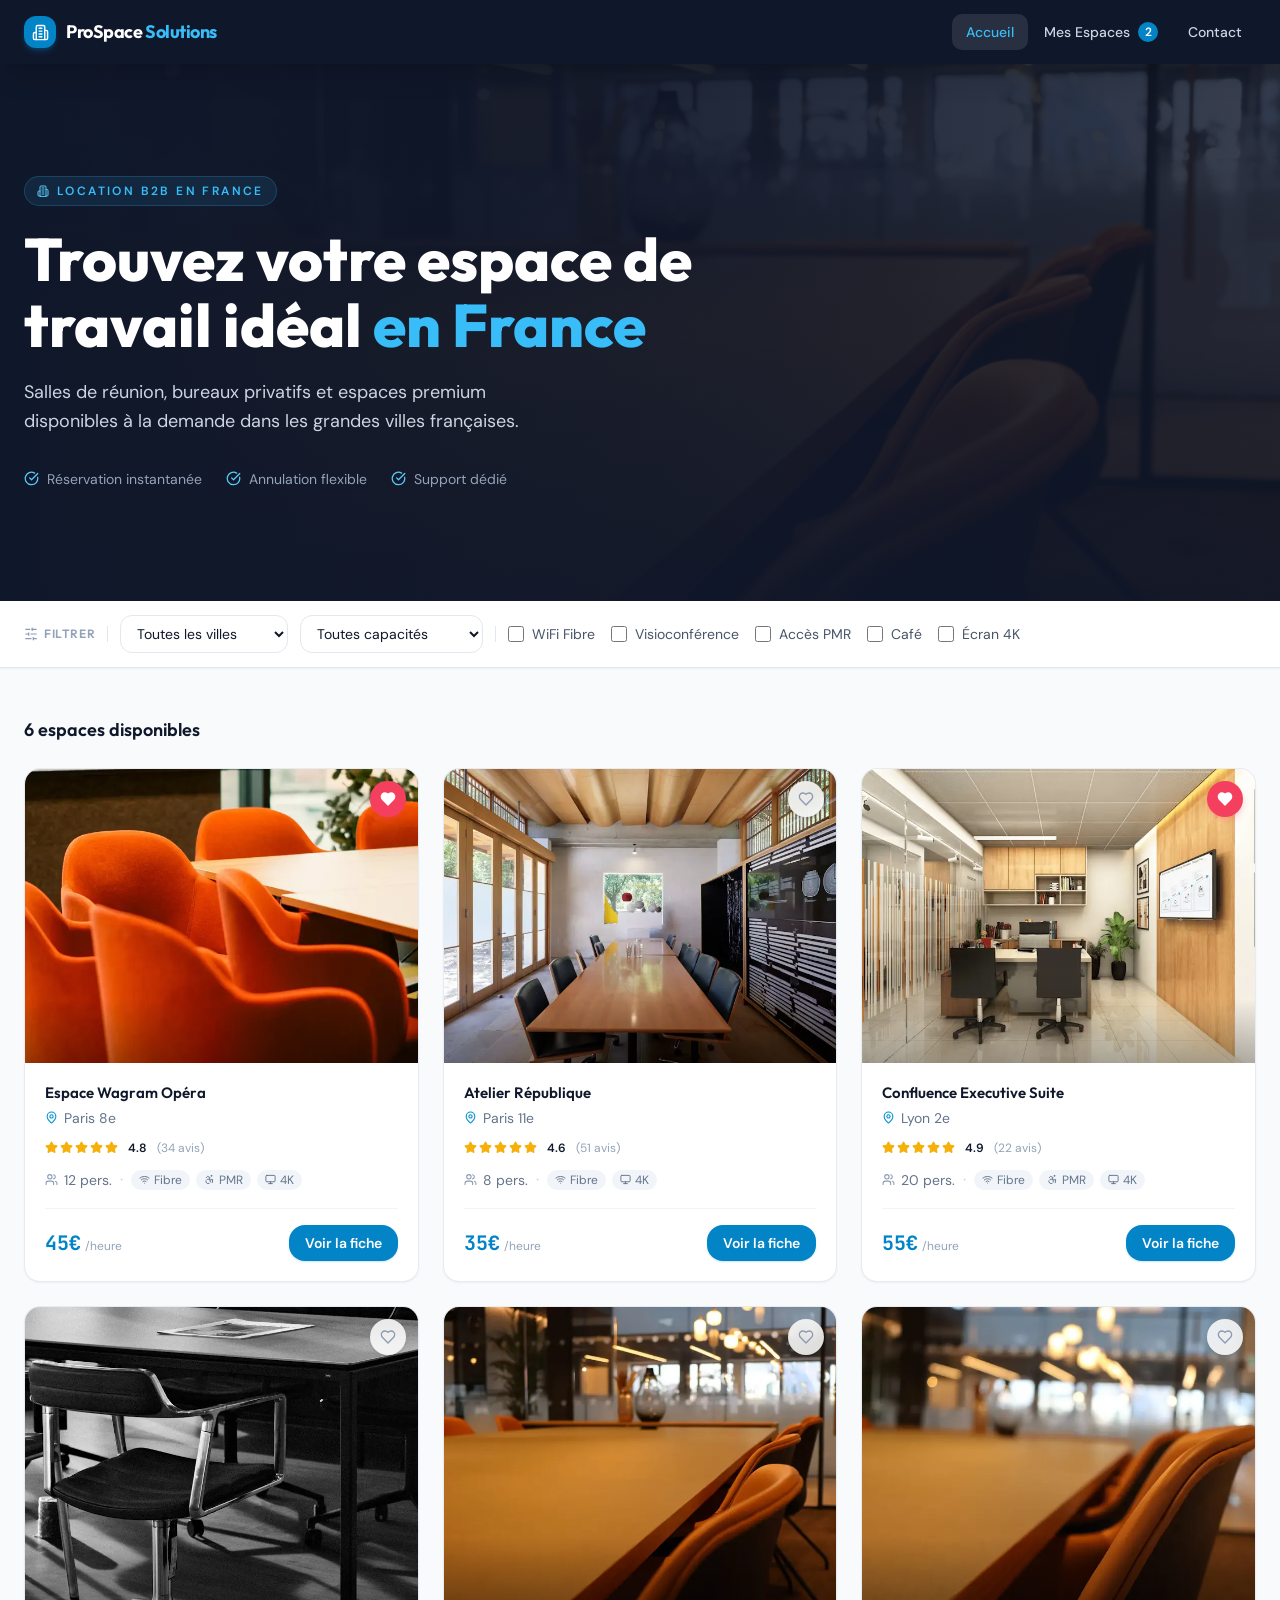
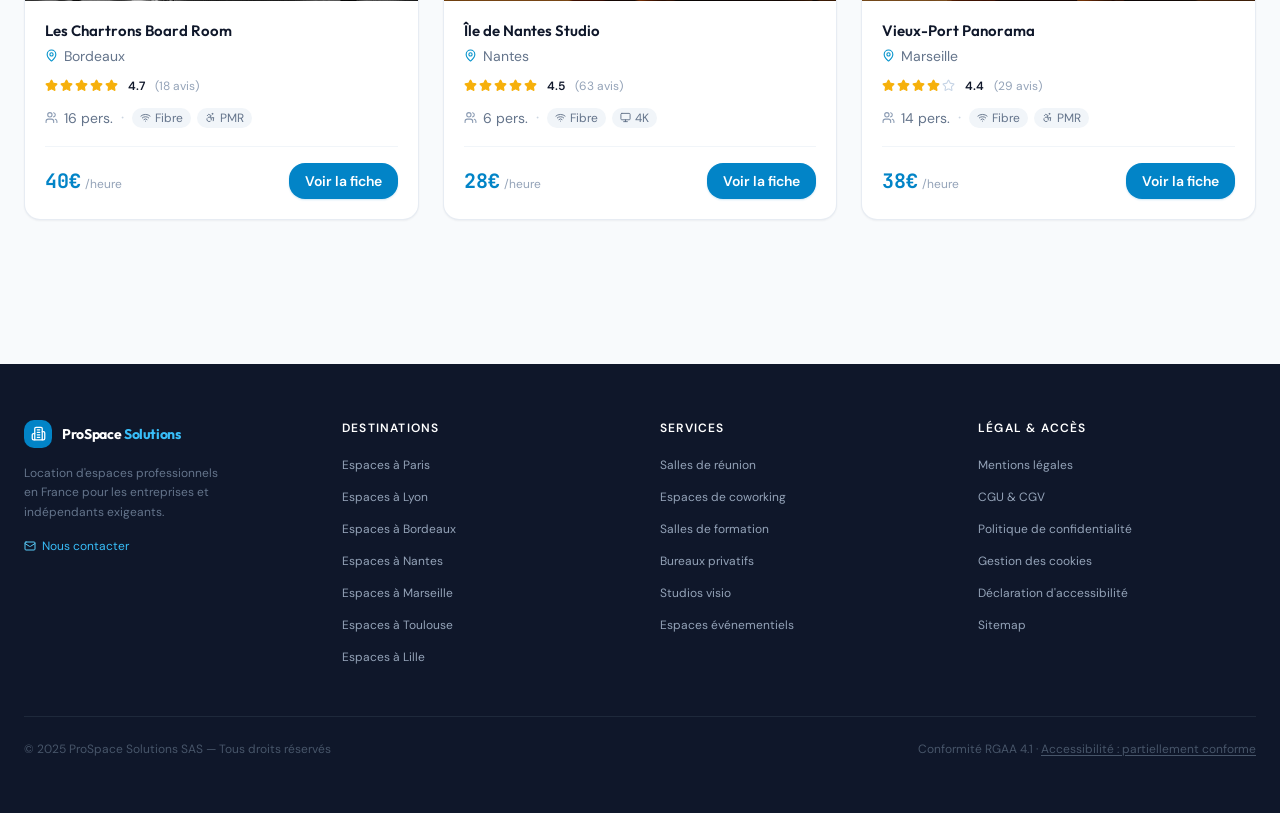
<file: index.html>
<!DOCTYPE html>
<html lang="fr">

<head>
  <meta charset="UTF-8">
  <meta name="viewport" content="width=device-width, initial-scale=1.0">
  <meta name="description"
    content="Trouvez et comparez des salles de réunion, bureaux privatifs et espaces de travail B2B disponibles dans les grandes villes françaises.">
  <title>Espaces de travail B2B en France | ProSpace Solutions</title>
  <link rel="icon" href="./assets/favicon/favicon.ico" sizes="16x16 32x32 48x48">
  <link rel="icon" type="image/svg+xml" href="./assets/favicon/favicon.svg" sizes="any">
  <link rel="icon" type="image/png" href="./assets/favicon/favicon-32x32.png" sizes="32x32">
  <link rel="icon" type="image/png" href="./assets/favicon/favicon-16x16.png" sizes="16x16">
  <link rel="apple-touch-icon" href="./assets/favicon/apple-touch-icon.png" sizes="180x180">
  <link rel="stylesheet" href="./assets/css/main.css">
</head>

<body>
  <a class="logo" href="#page-accueil">Aller à la page d'accueil</a>

  <!-- ---------------------------------------------------------------------------- -->
  <!-- Zone HEADER : Cette div reçoit le fichier header.html chargé par commun.js. -->
  <!-- ---------------------------------------------------------------------------- -->
  <div id="conteneur-header"></div>

  <main id="page-accueil">
    <!-- ---------------------------------------------------------------------------- -->
    <!-- Section : BANNIERE   -->
    <!-- ---------------------------------------------------------------------------- -->
    <section class="banniere-accueil">
      <img class="banniere-accueil__image" src="./assets/images/espace-travail-location-france-hero.webp"
        alt="Salle de réunion moderne avec une grande table et des fauteuils orange">
      <div class="conteneur banniere-accueil__contenu">
        <p class="surtitre">
          <img src="./assets/icons/icone-batiment.svg" alt="Bâtiment professionnel"> Location B2B en France
        </p>
        <h1 id="titre-accueil">Trouvez votre espace de travail idéal <span>en France</span></h1>
        <p class="banniere-accueil__introduction">
          Salles de réunion, bureaux privatifs et espaces premium disponibles à la demande dans les grandes villes
          françaises.
        </p>
        <ul class="banniere-accueil__avantages">
          <li>
            <img src="./assets/icons/icone-validation.svg" alt="Avantage validé"> Réservation instantanée
          </li>
          <li>
            <img src="./assets/icons/icone-validation.svg" alt="Avantage validé"> Annulation flexible
          </li>
          <li>
            <img src="./assets/icons/icone-validation.svg" alt="Avantage validé"> Support dédié
          </li>
        </ul>
      </div>
    </section>

    <!-- ---------------------------------------------------------------------------- -->
    <!-- Section : FILTRE -->
    <!-- ---------------------------------------------------------------------------- -->
    <section class="barre-filtres">
      <div class="conteneur">
        <form class="filtres" id="formulaire-filtres">
          <h2 class="filtres__titre" id="titre-filtres">
            <img src="./assets/icons/icone-filtres.svg" alt="Filtres"> Filtrer
          </h2>
          <span class="filtres__separateur"></span>

          <div class="filtres__listes-deroulantes">
            <label class="visuellement-cache" for="filtre-ville">Ville</label>
            <select id="filtre-ville" name="ville">
              <option value="">Toutes les villes</option>
            </select>

            <label class="visuellement-cache" for="filtre-capacite">Capacité</label>
            <select id="filtre-capacite" name="capacite">
              <option value="">Toutes capacités</option>
              <option value="1-5">1 – 5 personnes</option>
              <option value="6-10">6 – 10 personnes</option>
              <option value="11-20">11 – 20 personnes</option>
              <option value="21-plus">21+ personnes</option>
            </select>
          </div>

          <span class="filtres__separateur filtres__separateur--equipements"></span>

          <fieldset class="filtres__equipements">
            <legend class="visuellement-cache">Équipements requis</legend>
            <label><input class="filtre-equipement" type="checkbox" name="equipement[]" value="wifi"> WiFi Fibre</label>
            <label><input class="filtre-equipement" type="checkbox" name="equipement[]" value="visioconference">
              Visioconférence</label>
            <label><input class="filtre-equipement" type="checkbox" name="equipement[]" value="pmr"> Accès PMR</label>
            <label><input class="filtre-equipement" type="checkbox" name="equipement[]" value="cafe"> Café</label>
            <label><input class="filtre-equipement" type="checkbox" name="equipement[]" value="screen4k"> Écran
              4K</label>
          </fieldset>

          <p class="resume-resultats" id="resume-resultats" aria-live="polite" aria-atomic="true" hidden></p>
        </form>
      </div>
    </section>

    <!-- ---------------------------------------------------------------------------- -->
    <!-- Section : CATALOGUE -->
    <!-- ---------------------------------------------------------------------------- -->
    <section class="section-catalogue conteneur" id="espaces-disponibles">
      <div class="section-catalogue__en-tete">
        <h2 id="titre-resultats">Espaces disponibles</h2>
      </div>

      <div class="panneau-etat" id="chargement-catalogue" aria-live="polite" aria-atomic="true" hidden>
        <span class="indicateur-chargement"></span>
        <p>Chargement des espaces disponibles…</p>
      </div>

      <div class="panneau-etat panneau-etat--erreur" id="erreur-catalogue" hidden>
        <img src="./assets/icons/icone-recherche.svg" alt="Recherche d'espaces">
        <h3 id="titre-erreur-catalogue">Les filtres sont temporairement indisponibles</h3>
        <p>Le catalogue n'a pas pu être chargé. Vérifiez votre connexion, puis réessayez.</p>
        <button class="bouton bouton--primaire" type="button" id="reessayer-catalogue">Réessayer</button>
      </div>

      <div class="panneau-etat" id="aucun-resultat" hidden>
        <span class="panneau-etat__icone-recherche">
          <img src="./assets/icons/icone-recherche.svg" alt="Aucun résultat de recherche">
        </span>
        <h3>Aucun espace ne correspond à vos critères</h3>
        <p>Modifiez vos filtres pour afficher plus de résultats.</p>
      </div>

      <div class="grille-espaces" id="liste-espaces"></div>
    </section>
  </main>

  <!-- ---------------------------------------------------------------------------- -->
  <!-- Zone FOOTER : Cette div reçoit le fichier footer.html chargé par commun.js. --><!-- ---------------------------------------------------------------------------- -->
  <div id="conteneur-footer"></div>

  <!-- ---------------------------------------------------------------------------- -->
  <!-- Ces scripts sont placés en fin de page et activent la structure commune puis les interactions propres à la page. -->
  <!-- ---------------------------------------------------------------------------- -->
  <script src="./assets/js/commun.js"></script>
  <script src="./assets/js/catalogue.js"></script>
</body>

</html>
</file>
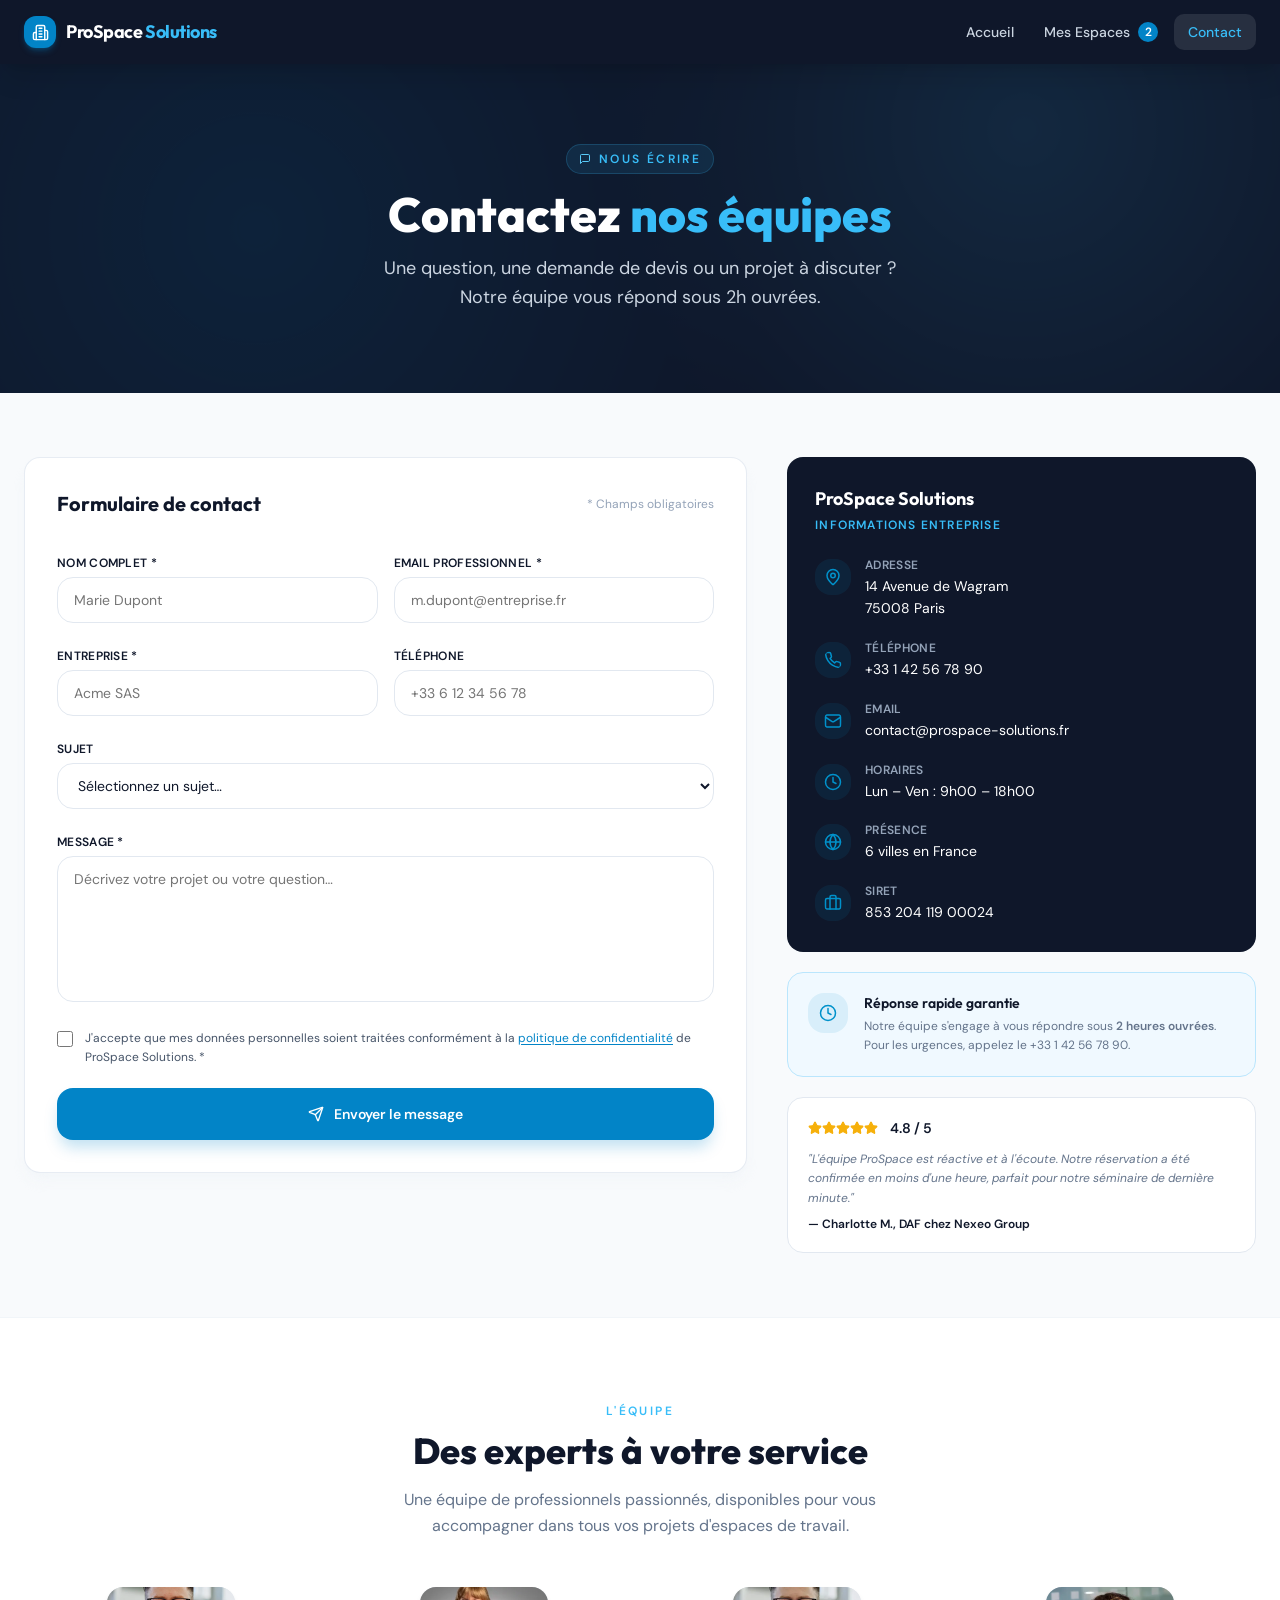
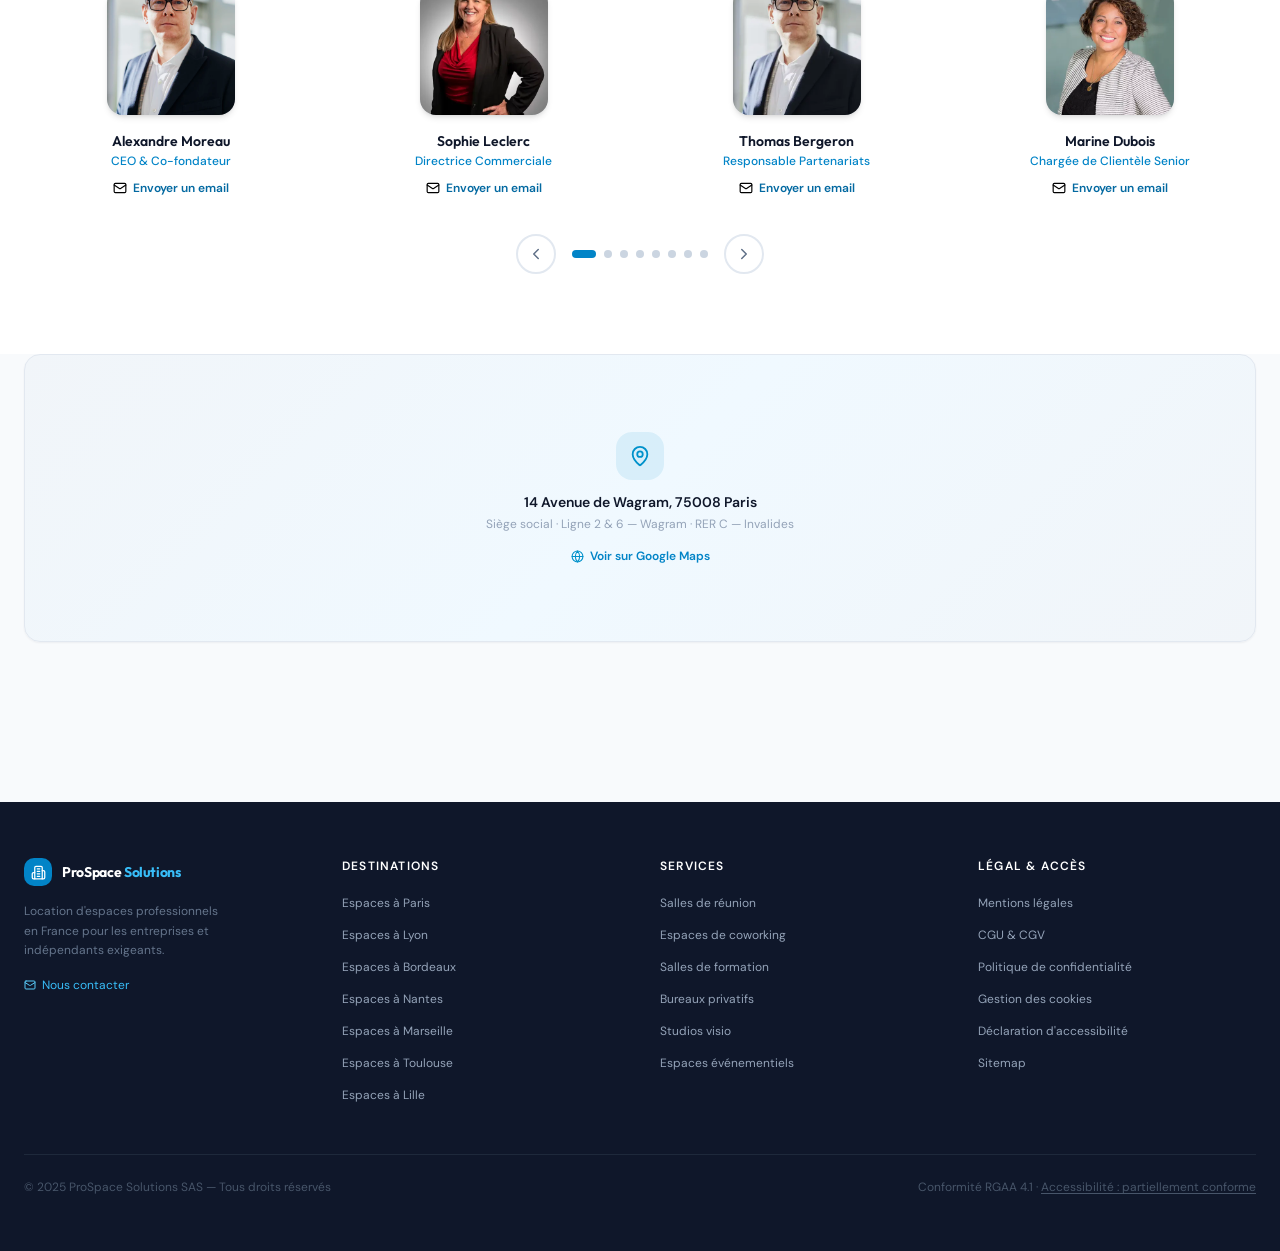
<file: pages/contact.html>
<!DOCTYPE html>
<html lang="fr">

<head>
    <meta charset="UTF-8">
    <meta name="viewport" content="width=device-width, initial-scale=1.0">
    <meta name="description"
        content="Contactez ProSpace Solutions pour une demande d'information, un devis ou un projet d'espace de travail professionnel en France.">
    <title>Contact et devis pour votre espace de travail | ProSpace Solutions</title>
    <link rel="icon" href="../assets/favicon/favicon.ico" sizes="16x16 32x32 48x48">
    <link rel="icon" type="image/svg+xml" href="../assets/favicon/favicon.svg" sizes="any">
    <link rel="icon" type="image/png" href="../assets/favicon/favicon-32x32.png" sizes="32x32">
    <link rel="icon" type="image/png" href="../assets/favicon/favicon-16x16.png" sizes="16x16">
    <link rel="apple-touch-icon" href="../assets/favicon/apple-touch-icon.png" sizes="180x180">
    <link rel="stylesheet" href="../assets/css/main.css">
</head>

<body>
    <a class="logo" href="#page-accueil">Aller à la page d'accueil</a>

    <!-- ---------------------------------------------------------------------------- -->
    <!-- Zone HEADER : Ce conteneur reçoit le fichier header.html chargé par commun.js. -->
    <!-- ---------------------------------------------------------------------------- -->
    <div id="conteneur-header"></div>

    <main>
        <!-- ---------------------------------------------------------------------------- -->
        <!-- Section : BANNIERE -->
        <!-- ---------------------------------------------------------------------------- -->
        <section class="banniere-contact">
            <div class="conteneur banniere-contact__contenu">
                <p class="surtitre">
                    <img src="../assets/icons/icone-message.svg" alt="Message">
                    Nous écrire
                </p>
                <h1 id="titre-contact">Contactez <span>nos équipes</span></h1>
                <p>
                    Une question, une demande de devis ou un projet à discuter ? Notre équipe vous répond sous 2h
                    ouvrées.
                </p>
            </div>
        </section>

        <!-- ---------------------------------------------------------------------------- -->
        <!-- Section CONTACT -->
        <!-- ---------------------------------------------------------------------------- -->
        <section class="section-contact conteneur">
            <div class="disposition-contact">
                <div class="carte-formulaire-contact">
                    <div id="contenu-formulaire">
                        <div class="carte-formulaire-contact__en-tete">
                            <h2 id="titre-formulaire">Formulaire de contact</h2>
                            <p><span>*</span> Champs obligatoires</p>
                        </div>

                        <p class="visuellement-cache" id="statut-preremplissage" aria-live="polite"></p>

                        <p class="resume-formulaire" id="resume-erreurs" hidden></p>

                        <form id="formulaire-contact" novalidate>
                            <div class="ligne-formulaire">
                                <div class="champ-formulaire">
                                    <label for="nom">Nom complet <span>*</span></label>
                                    <input type="text" id="nom" name="nom" autocomplete="name"
                                        placeholder="Marie Dupont" required aria-describedby="erreur-nom">
                                    <p class="erreur-formulaire" id="erreur-nom" hidden></p>
                                </div>

                                <div class="champ-formulaire">
                                    <label for="courriel">Email professionnel <span>*</span></label>
                                    <input type="email" id="courriel" name="email" autocomplete="email"
                                        inputmode="email" placeholder="m.dupont@entreprise.fr" required
                                        aria-describedby="erreur-courriel">
                                    <p class="erreur-formulaire" id="erreur-courriel" hidden></p>
                                </div>
                            </div>

                            <div class="ligne-formulaire">
                                <div class="champ-formulaire">
                                    <label for="entreprise">Entreprise <span>*</span></label>
                                    <input type="text" id="entreprise" name="entreprise" autocomplete="organization"
                                        placeholder="Acme SAS" required aria-describedby="erreur-entreprise">
                                    <p class="erreur-formulaire" id="erreur-entreprise" hidden></p>
                                </div>

                                <div class="champ-formulaire">
                                    <label for="telephone">Téléphone</label>
                                    <input type="tel" id="telephone" name="telephone" autocomplete="tel" inputmode="tel"
                                        placeholder="+33 6 12 34 56 78">
                                </div>
                            </div>

                            <div class="champ-formulaire">
                                <label for="sujet">Sujet<span class="visuellement-cache"> (obligatoire)</span></label>
                                <select id="sujet" name="sujet" required aria-describedby="erreur-sujet">
                                    <option value="">Sélectionnez un sujet…</option>
                                    <option value="Demande d'information">Demande d'information</option>
                                    <option value="Demande de devis">Demande de devis</option>
                                    <option value="Réservation">Réservation</option>
                                    <option value="Partenariat">Partenariat</option>
                                    <option value="Réclamation">Réclamation</option>
                                    <option value="Autre">Autre</option>
                                </select>
                                <p class="erreur-formulaire" id="erreur-sujet" hidden></p>
                            </div>

                            <div class="champ-formulaire">
                                <label for="message">Message <span>*</span></label>
                                <textarea id="message" name="message" rows="6"
                                    placeholder="Décrivez votre projet ou votre question…" required
                                    aria-describedby="erreur-message"></textarea>
                                <p class="erreur-formulaire" id="erreur-message" hidden></p>
                            </div>

                            <div class="champ-formulaire champ-formulaire--case-a-cocher">
                                <input type="checkbox" id="consentement" name="consentement" required
                                    aria-describedby="texte-consentement erreur-consentement">
                                <label for="consentement" id="texte-consentement">
                                    J'accepte que mes données personnelles soient traitées conformément à la
                                    <a href="#confidentialite">politique de confidentialité</a> de ProSpace Solutions.
                                    <span>*</span>
                                </label>
                                <p class="erreur-formulaire" id="erreur-consentement" hidden></p>
                            </div>

                            <button class="bouton bouton--primaire formulaire-contact__envoi" type="submit">
                                <img src="../assets/icons/icone-envoyer.svg" alt="Envoyer">
                                Envoyer le message
                            </button>
                        </form>
                    </div>

                    <!-- ---------------------------------------------------------------------------- -->
                    <!-- Section CONFIRMATION -->
                    <!-- ---------------------------------------------------------------------------- -->
                    <section class="panneau-confirmation-contact" id="confirmation-contact" aria-live="polite" hidden>
                        <img src="../assets/icons/icone-validation.svg" alt="Message envoyé avec succès">
                        <h2>Message envoyé !</h2>
                        <p>
                            Merci <strong id="confirmation-nom"></strong>, nous avons bien reçu votre message. Notre
                            équipe vous
                            contactera sous 2h ouvrées à l'adresse
                            <strong id="confirmation-courriel"></strong>.
                        </p>
                        <button class="bouton bouton--primaire" type="button" id="nouveau-message">
                            <img src="../assets/icons/icone-fleche-droite.svg" alt="Flèche vers la droite">
                            Nouveau message
                        </button>
                    </section>
                </div>

                <aside class="colonne-laterale-contact" aria-label="Informations de contact">
                    <!-- ---------------------------------------------------------------------------- -->
                    <!-- Section INFORMATIONS -->
                    <!-- ---------------------------------------------------------------------------- -->
                    <section class="carte-entreprise">
                        <h2 id="titre-entreprise">ProSpace Solutions</h2>
                        <p class="carte-entreprise__surtitre">Informations entreprise</p>
                        <address>
                            <ul class="liste-informations-entreprise">
                                <li>
                                    <img src="../assets/icons/icone-localisation.svg" alt="Adresse">
                                    <div><strong>Adresse</strong><span>14 Avenue de Wagram<br>75008 Paris</span></div>
                                </li>
                                <li>
                                    <img src="../assets/icons/icone-telephone.svg" alt="Téléphone">
                                    <div><strong>Téléphone</strong><a href="tel:+33142567890">+33 1 42 56 78 90</a>
                                    </div>
                                </li>
                                <li>
                                    <img src="../assets/icons/icone-email.svg" alt="E-mail">
                                    <div><strong>Email</strong><a
                                            href="mailto:contact@prospace-solutions.fr">contact@prospace-solutions.fr</a>
                                    </div>
                                </li>
                                <li>
                                    <img src="../assets/icons/icone-horaires.svg" alt="Horaires">
                                    <div><strong>Horaires</strong><span>Lun – Ven : 9h00 – 18h00</span></div>
                                </li>
                                <li>
                                    <img src="../assets/icons/icone-monde.svg" alt="Présence nationale">
                                    <div><strong>Présence</strong><span>6 villes en France</span></div>
                                </li>
                                <li>
                                    <img src="../assets/icons/icone-entreprise.svg" alt="Entreprise">
                                    <div><strong>SIRET</strong><span>853 204 119 00024</span></div>
                                </li>
                            </ul>
                        </address>
                    </section>

                    <!-- ---------------------------------------------------------------------------- -->
                    <!-- Section REPONSE -->
                    <!-- ---------------------------------------------------------------------------- -->
                    <section class="carte-reponse">
                        <img src="../assets/icons/icone-horaires.svg" alt="Délai de réponse">
                        <div>
                            <h2 id="titre-reponse">Réponse rapide garantie</h2>
                            <p>
                                Notre équipe s'engage à vous répondre sous <strong>2 heures ouvrées</strong>.
                                Pour les urgences, appelez le +33 1 42 56 78 90.
                            </p>
                        </div>
                    </section>

                    <figure class="carte-temoignage">
                        <p class="carte-temoignage__evaluation">
                            <span class="carte-temoignage__etoiles" aria-hidden="true">
                                <img src="../assets/icons/icone-etoile-pleine.svg" alt="">
                                <img src="../assets/icons/icone-etoile-pleine.svg" alt="">
                                <img src="../assets/icons/icone-etoile-pleine.svg" alt="">
                                <img src="../assets/icons/icone-etoile-pleine.svg" alt="">
                                <img src="../assets/icons/icone-etoile-pleine.svg" alt="">
                            </span>
                            <strong>4.8 / 5</strong>
                            <span class="visuellement-cache">Note de 4,8 sur 5</span>
                        </p>
                        <blockquote>
                            "L'équipe ProSpace est réactive et à l'écoute. Notre réservation a été confirmée en moins
                            d'une heure,
                            parfait pour notre séminaire de dernière minute."
                        </blockquote>
                        <figcaption>— Charlotte M., DAF chez Nexeo Group</figcaption>
                    </figure>
                </aside>
            </div>
        </section>

        <!-- ---------------------------------------------------------------------------- -->
        <!-- Section  EQUIPE -->
        <!-- ---------------------------------------------------------------------------- -->
        <section class="section-equipe">
            <div class="conteneur">
                <div class="section-equipe__en-tete">
                    <p class="surtitre">L'équipe</p>
                    <h2 id="titre-equipe">Des experts à votre service</h2>
                    <p>
                        Une équipe de professionnels passionnés, disponibles pour vous accompagner dans tous vos projets
                        d'espaces
                        de travail.
                    </p>
                </div>

                <div class="carrousel-equipe">
                    <ul class="carrousel-equipe__liste" id="liste-equipe"></ul>

                    <div class="carrousel-equipe__commandes" id="commandes-equipe" hidden>
                        <button class="carrousel-equipe__fleche" type="button" id="equipe-precedente"
                            aria-label="Afficher les membres précédents">
                            <img src="../assets/icons/icone-precedent.svg" alt="Membre précédent">
                        </button>
                        <div class="carrousel-equipe__points" id="navigation-equipe">
                        </div>
                        <button class="carrousel-equipe__fleche" type="button" id="equipe-suivante"
                            aria-label="Afficher les membres suivants">
                            <img src="../assets/icons/icone-suivant.svg" alt="Membre suivant">
                        </button>
                    </div>
                    <p class="visuellement-cache" id="statut-equipe" aria-live="polite"></p>
                </div>
            </div>
        </section>

        <!-- ---------------------------------------------------------------------------- -->
        <!-- Section LOCALISATION -->
        <!-- ---------------------------------------------------------------------------- -->
        <section class="section-localisation conteneur">
            <div class="carte-localisation">
                <img src="../assets/icons/icone-localisation.svg" alt="Localisation">
                <div>
                    <h2 id="titre-acces-siege">14 Avenue de Wagram, 75008 Paris</h2>
                    <p>Siège social · Ligne 2 &amp; 6 — Wagram · RER C — Invalides</p>
                </div>
                <a href="https://www.google.com/maps/search/?api=1&amp;query=14+Avenue+de+Wagram+75008+Paris"
                    target="_blank" rel="noopener noreferrer">
                    <img src="../assets/icons/icone-monde.svg" alt="Voir sur Google Maps">
                    Voir sur Google Maps <span class="visuellement-cache">(nouvel onglet)</span>
                </a>
            </div>
        </section>
    </main>

    <!-- ---------------------------------------------------------------------------- -->
    <!-- Zone FOOTER : Cette div reçoit le fichier footer.html chargé par commun.js. -->
    <!-- ---------------------------------------------------------------------------- -->
    <div id="conteneur-footer"></div>

    <!-- ---------------------------------------------------------------------------- -->
    <!-- Zone JAVASCRIPT : Ces scripts sont placés en fin de page et activent la structure commune puis les interactions propres à la page. -->
    <!-- ---------------------------------------------------------------------------- -->
    <script src="../assets/js/commun.js"></script>
    <script src="../assets/js/contact.js"></script>
    <script src="../assets/js/equipe.js"></script>
</body>

</html>
</file>
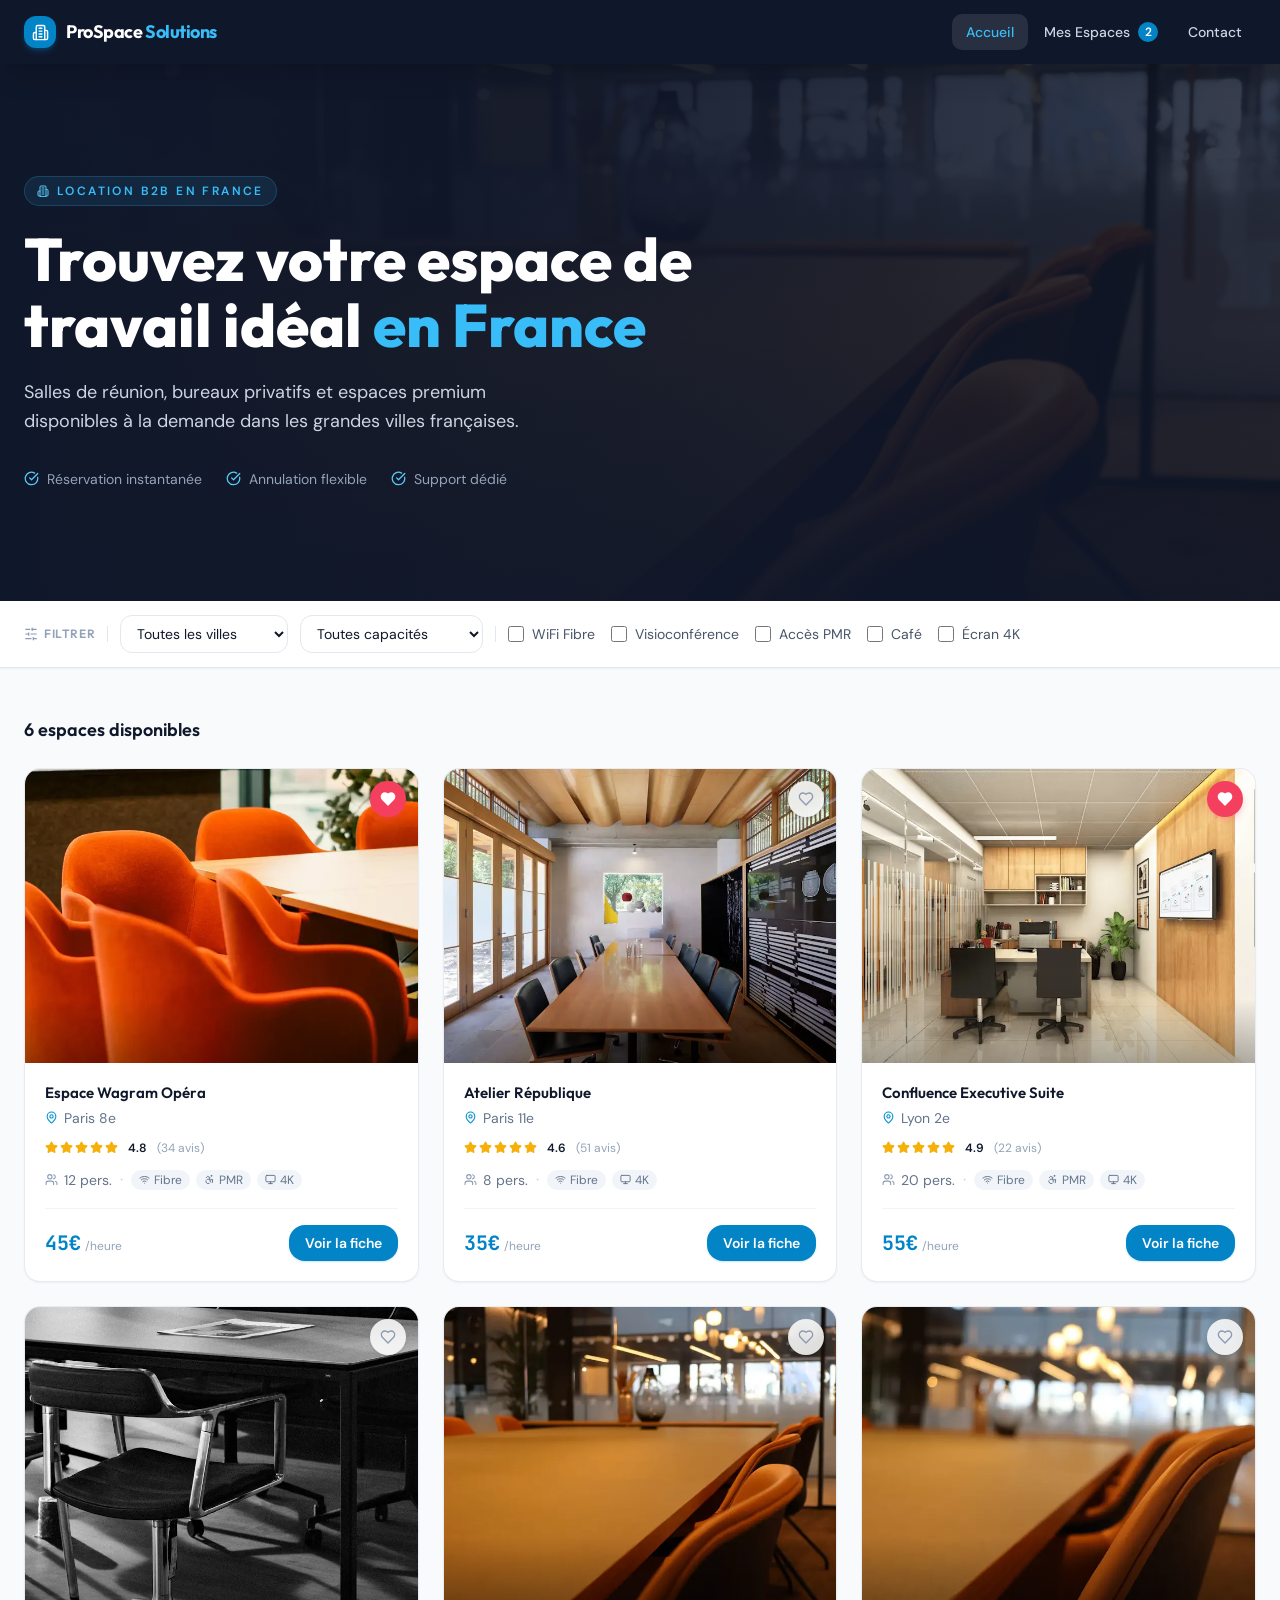
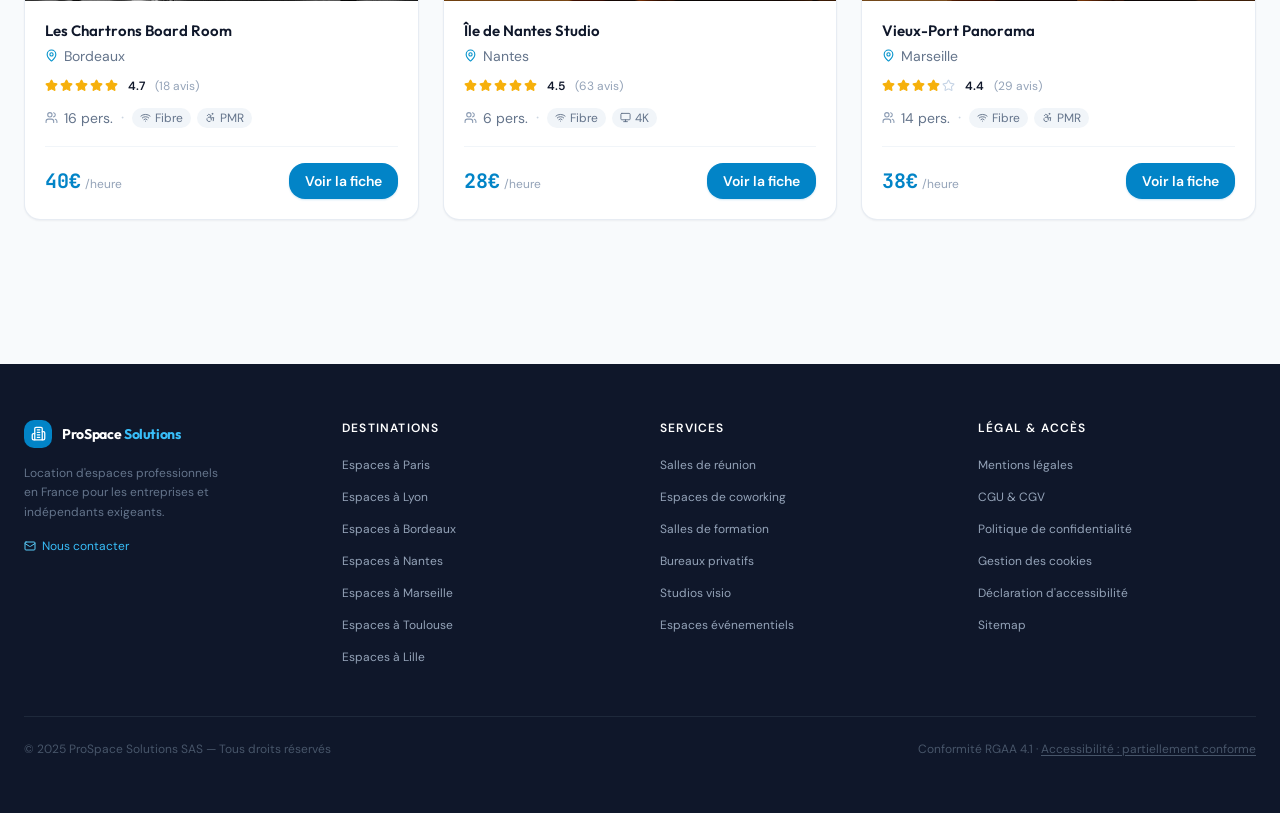
<file: pages/espace.html>
<!DOCTYPE html>
<html lang="fr">

<head>
  <meta charset="UTF-8">
  <meta name="viewport" content="width=device-width, initial-scale=1.0">
  <meta name="description"
    content="Consultez les équipements, les photos et les tarifs d'un espace de travail ProSpace Solutions.">
  <title>Fiche espace de travail | ProSpace Solutions</title>
  <link rel="icon" href="../assets/favicon/favicon.ico" sizes="16x16 32x32 48x48">
  <link rel="icon" type="image/svg+xml" href="../assets/favicon/favicon.svg" sizes="any">
  <link rel="icon" type="image/png" href="../assets/favicon/favicon-32x32.png" sizes="32x32">
  <link rel="icon" type="image/png" href="../assets/favicon/favicon-16x16.png" sizes="16x16">
  <link rel="apple-touch-icon" href="../assets/favicon/apple-touch-icon.png" sizes="180x180">
  <link rel="stylesheet" href="../assets/css/main.css">
</head>

<body>
  <a class="logo" href="#page-accueil">Aller à la page d'accueil</a>

  <!-- ---------------------------------------------------------------------------- -->
  <!-- Zone HEADER : Cette div reçoit le fichier header.html chargé par commun.js. -->
  <!-- ---------------------------------------------------------------------------- -->
  <div id="conteneur-header"></div>

  <main class="page-espace conteneur">
    <div class="panneau-etat panneau-etat--erreur" id="erreur-fiche-espace" aria-live="polite" hidden>
      <h1>Impossible de charger cet espace</h1>
      <p>Vérifiez votre connexion, puis réessayez.</p>
      <button class="bouton bouton--primaire" type="button" id="reessayer-fiche-espace">Réessayer</button>
    </div>

    <article id="fiche-espace" hidden>
      <!-- Zone : FIL D'ARIANE -->
      <nav class="fil-ariane" aria-label="Fil d'Ariane">
        <ol>
          <li><a href="../index.html">Accueil</a></li>
          <li><span id="ville-espace"></span></li>
          <li><span id="titre-espace-fil-ariane" aria-current="page"></span></li>
        </ol>
      </nav>

      <div class="en-tete-espace">
        <h1 id="titre-espace"></h1>
        <div class="en-tete-espace__metadonnees">
          <p>
            <img src="../assets/icons/icone-localisation.svg" alt="Localisation">
            <span id="adresse-espace"></span>
          </p>
          <p class="en-tete-espace__evaluation">
            <span class="evaluation__etoiles" id="etoiles-espace"></span>
            <strong id="note-espace"></strong>
            <span>· <span id="nombre-avis-espace"></span> avis vérifiés</span>
            <span class="visuellement-cache" id="libelle-note-espace"></span>
          </p>
        </div>
      </div>

      <!-- ---------------------------------------------------------------------------- -->
      <!-- Section : GALERIE DE PHOTOS -->
      <!-- ---------------------------------------------------------------------------- -->
      <section class="galerie-espace" aria-label="Galerie de l'espace">
        <div class="galerie-espace__principale" id="galerie-principale"></div>
        <div class="galerie-espace__secondaire" id="galerie-secondaire"></div>
      </section>

      <!-- ---------------------------------------------------------------------------- -->
      <!-- Zone : Description détaillée -->
      <!-- ---------------------------------------------------------------------------- -->
      <div class="disposition-detail-espace">
        <!-- ---------------------------------------------------------------------------- -->
        <!-- Zone : Gauche -->
        <!-- ---------------------------------------------------------------------------- -->
        <div class="contenu-detail-espace">
          <section>
            <h2 id="titre-a-propos">À propos de cet espace</h2>
            <p class="description-espace" id="description-espace"></p>
          </section>

          <section>
            <h2 id="titre-equipements">Équipements inclus</h2>
            <ul class="liste-equipements" id="liste-equipements"></ul>
          </section>

          <section class="panneau-capacite">
            <h2 id="titre-capacite">Capacité &amp; Configuration</h2>
            <div>
              <img src="../assets/icons/icone-utilisateurs.svg" alt="Capacité d'accueil">
              <p>
                Jusqu'à <strong><span id="capacite-espace"></span> personnes</strong><br>
                <span class="panneau-capacite__configuration">Configuration modulable : théâtre, classe, U, boardroom —
                  sur demande.</span>
              </p>
            </div>
          </section>
        </div>

        <!-- ---------------------------------------------------------------------------- -->
        <!-- Zone : Droite -->
        <!-- ---------------------------------------------------------------------------- -->
        <aside class="carte-tarifs">
          <h2 id="titre-tarifs">Tarifs</h2>
          <table>
            <caption class="visuellement-cache">Tarifs de location de l'espace</caption>
            <tbody>
              <tr>
                <th scope="row">
                  <span>
                    <img src="../assets/icons/icone-horaires.svg" alt="Tarif horaire">
                    À l'heure
                  </span>
                </th>
                <td><strong id="prix-heure"></strong></td>
              </tr>
              <tr>
                <th scope="row">
                  <span>
                    <img src="../assets/icons/icone-horaires.svg" alt="Tarif demi-journée">
                    Demi-journée (4h)
                  </span>
                </th>
                <td><strong id="prix-demi-journee"></strong></td>
              </tr>
              <tr class="carte-tarifs__mise-en-avant">
                <th scope="row">
                  <span>
                    <img src="../assets/icons/icone-horaires.svg" alt="Tarif journalier">
                    Journée complète
                  </span>
                </th>
                <td><strong id="prix-journee"></strong></td>
              </tr>
            </tbody>
          </table>

          <div class="carte-tarifs__actions">
            <button class="bouton bouton--favori" type="button" id="bouton-favori-espace">
              <img src="../assets/icons/icone-favori.svg" alt="Favori">
              <span id="libelle-favori">Sauvegarder en Favoris</span>
            </button>
            <a class="bouton bouton--primaire" href="./contact.html" id="lien-contact-espace">
              <img src="../assets/icons/icone-telephone.svg" alt="Téléphone">
              Contacter l'équipe
            </a>
          </div>
          <p class="carte-tarifs__note">Réponse garantie sous 2h ouvrées · Sans engagement</p>
        </aside>
      </div>
    </article>
  </main>

  <!-- ---------------------------------------------------------------------------- -->
  <!-- Zone FOOTER : Cette div reçoit le fichier footer.html chargé par commun.js. -->
  <!-- ---------------------------------------------------------------------------- -->
  <div id="conteneur-footer"></div>

  <!-- ---------------------------------------------------------------------------- -->
  <!-- Zone : SCRIPTS JAVASCRIPT, Ces scripts sont placés en fin de page et activent la structure commune puis les interactions propres à la page. -->
  <!-- ---------------------------------------------------------------------------- -->
  <script src="../assets/js/commun.js"></script>
  <script src="../assets/js/espace.js"></script>
</body>

</html>
</file>
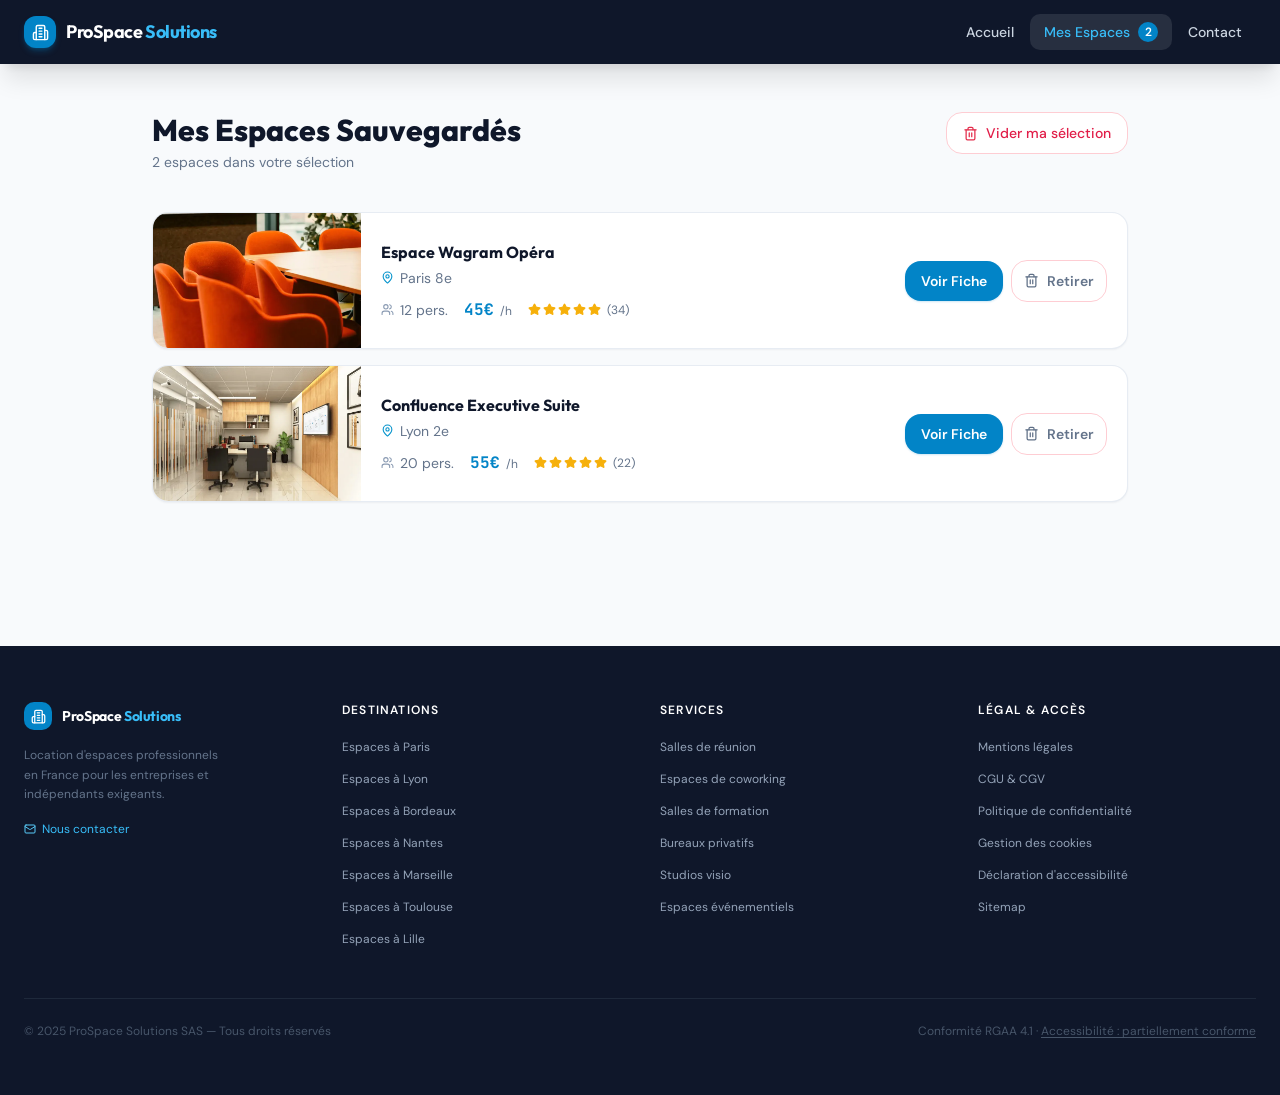
<file: pages/mes-espaces.html>
<!DOCTYPE html>
<html lang="fr">

<head>
  <meta charset="UTF-8">
  <meta name="viewport" content="width=device-width, initial-scale=1.0">
  <meta name="description"
    content="Retrouvez les espaces de travail ProSpace Solutions sauvegardés et comparez rapidement leur capacité, leur note et leur tarif horaire.">
  <title>Mes espaces de travail sauvegardés | ProSpace Solutions</title>
  <link rel="icon" href="../assets/favicon/favicon.ico" sizes="16x16 32x32 48x48">
  <link rel="icon" type="image/svg+xml" href="../assets/favicon/favicon.svg" sizes="any">
  <link rel="icon" type="image/png" href="../assets/favicon/favicon-32x32.png" sizes="32x32">
  <link rel="icon" type="image/png" href="../assets/favicon/favicon-16x16.png" sizes="16x16">
  <link rel="apple-touch-icon" href="../assets/favicon/apple-touch-icon.png" sizes="180x180">
  <link rel="stylesheet" href="../assets/css/main.css">
</head>

<body>
  <a class="logo" href="#page-accueil">Aller à la page d'accueil</a>

  <!-- ---------------------------------------------------------------------------- -->
  <!-- Zone  HEADER : Cette div reçoit le fichier header.html chargé par commun.js. -->
  <!-- ---------------------------------------------------------------------------- -->
  <div id="conteneur-header"></div>

  <main class="page-espaces-sauvegardes conteneur">
    <!-- ---------------------------------------------------------------------------- -->
    <!-- Zone  chargement -->
    <!-- ---------------------------------------------------------------------------- -->
    <div class="page-espaces-sauvegardes__en-tete">
      <div>
        <h1>Mes Espaces Sauvegardés</h1>
        <p id="resume-selection">Chargement de votre sélection…</p>
      </div>
      <button class="bouton bouton--danger" type="button" id="vider-selection" hidden>
        <img src="../assets/icons/icone-supprimer.svg" alt="Supprimer tous les espaces">
        Vider ma sélection
      </button>
    </div>

    <!-- ---------------------------------------------------------------------------- -->
    <!-- Section : Aucun favori -->
    <!-- ---------------------------------------------------------------------------- -->
    <section class="panneau-etat page-espaces-sauvegardes__etat-vide" id="selection-vide" hidden>
      <span class="page-espaces-sauvegardes__icone-vide">
        <img src="../assets/icons/icone-favori.svg" alt="Favori">
      </span>
      <h2 id="titre-selection-vide" tabindex="-1">Aucun espace sauvegardé</h2>
      <p>
        Ajoutez des espaces à vos favoris depuis le catalogue en cliquant sur l'icône
        <img class="page-espaces-sauvegardes__coeur-integre" src="../assets/icons/icone-favori.svg" alt="cœur">.
      </p>
    </section>

    <!-- ---------------------------------------------------------------------------- -->
    <!-- Section : Favoris sauvegardés -->
    <!-- ---------------------------------------------------------------------------- -->
    <section id="conteneur-selection" hidden>
      <h2 class="visuellement-cache" id="titre-liste-selection">Liste de mes espaces sauvegardés</h2>
      <div class="liste-espaces-sauvegardes" id="liste-selection"></div>
    </section>
  </main>

  <!-- ---------------------------------------------------------------------------- -->
  <!-- Zone FOOTER : Cette div reçoit le fichier footer.html chargé par commun.js. -->
  <!-- ---------------------------------------------------------------------------- -->
  <div id="conteneur-footer"></div>

  <!-- ---------------------------------------------------------------------------- -->
  <!-- Zone JAVASCRIPT : Ces scripts sont placés en fin de page et activent la structure commune puis les interactions propres à la page. -->
  <!-- ---------------------------------------------------------------------------- -->
  <script src="../assets/js/commun.js"></script>
  <script src="../assets/js/mes-espaces.js"></script>
</body>

</html>
</file>
<file: assets/css/main.css>
@charset "UTF-8";
*,
*::before,
*::after {
  box-sizing: border-box;
}

html {
  scroll-behavior: smooth;
}

body {
  min-width: 320px;
  min-height: 100vh;
  margin: 0;
  background: #f8fafc;
  color: #0f172a;
  font-family: "DM Sans", Arial, sans-serif;
  overflow-x: hidden;
}

img {
  display: block;
  max-width: 100%;
}

a {
  color: inherit;
}

button,
select,
input,
textarea {
  font: inherit;
}

button,
select,
input[type=checkbox] {
  cursor: pointer;
}

ul,
ol {
  margin: 0;
  padding: 0;
}

table {
  border-collapse: collapse;
}

@font-face {
  font-family: "Outfit";
  src: url("../fonts/outfit-latin-400-normal.woff2") format("woff2");
  font-style: normal;
  font-weight: 400;
  font-display: swap;
}
@font-face {
  font-family: "Outfit";
  src: url("../fonts/outfit-latin-500-normal.woff2") format("woff2");
  font-style: normal;
  font-weight: 500;
  font-display: swap;
}
@font-face {
  font-family: "Outfit";
  src: url("../fonts/outfit-latin-600-normal.woff2") format("woff2");
  font-style: normal;
  font-weight: 600;
  font-display: swap;
}
@font-face {
  font-family: "Outfit";
  src: url("../fonts/outfit-latin-700-normal.woff2") format("woff2");
  font-style: normal;
  font-weight: 700;
  font-display: swap;
}
@font-face {
  font-family: "Outfit";
  src: url("../fonts/outfit-latin-800-normal.woff2") format("woff2");
  font-style: normal;
  font-weight: 800;
  font-display: swap;
}
@font-face {
  font-family: "DM Sans";
  src: url("../fonts/dm-sans-latin-400-normal.woff2") format("woff2");
  font-style: normal;
  font-weight: 400;
  font-display: swap;
}
@font-face {
  font-family: "DM Sans";
  src: url("../fonts/dm-sans-latin-400-italic.woff2") format("woff2");
  font-style: italic;
  font-weight: 400;
  font-display: swap;
}
@font-face {
  font-family: "DM Sans";
  src: url("../fonts/dm-sans-latin-500-normal.woff2") format("woff2");
  font-style: normal;
  font-weight: 500;
  font-display: swap;
}
@font-face {
  font-family: "DM Sans";
  src: url("../fonts/dm-sans-latin-600-normal.woff2") format("woff2");
  font-style: normal;
  font-weight: 600;
  font-display: swap;
}
@font-face {
  font-family: "JetBrains Mono";
  src: url("../fonts/jetbrains-mono-latin-400-normal.woff2") format("woff2");
  font-style: normal;
  font-weight: 400;
  font-display: swap;
}
@font-face {
  font-family: "JetBrains Mono";
  src: url("../fonts/jetbrains-mono-latin-600-normal.woff2") format("woff2");
  font-style: normal;
  font-weight: 600;
  font-display: swap;
}
@font-face {
  font-family: "JetBrains Mono";
  src: url("../fonts/jetbrains-mono-latin-700-normal.woff2") format("woff2");
  font-style: normal;
  font-weight: 700;
  font-display: swap;
}
@font-face {
  font-family: "OpenDyslexic";
  src: url("../fonts/opendyslexic-latin-400-normal.woff2") format("woff2");
  font-style: normal;
  font-weight: 400;
  font-display: swap;
}
@font-face {
  font-family: "OpenDyslexic";
  src: url("../fonts/opendyslexic-latin-400-italic.woff2") format("woff2");
  font-style: italic;
  font-weight: 400;
  font-display: swap;
}
@font-face {
  font-family: "OpenDyslexic";
  src: url("../fonts/opendyslexic-latin-700-normal.woff2") format("woff2");
  font-style: normal;
  font-weight: 700;
  font-display: swap;
}
body {
  font-size: 16px;
  line-height: 1.5;
}

h1,
h2,
h3,
h4,
p {
  margin-top: 0;
}

h1,
h2,
h3,
h4 {
  color: #0f172a;
  font-family: "Outfit", Arial, sans-serif;
  line-height: 1.5;
}

[hidden] {
  display: none !important;
}

.visuellement-cache {
  position: absolute;
  width: 1px;
  height: 1px;
  padding: 0;
  margin: -1px;
  overflow: hidden;
  clip: rect(0, 0, 0, 0);
  white-space: nowrap;
  border: 0;
}

.logo {
  position: fixed;
  z-index: 1000;
  top: 12px;
  left: 12px;
  padding: 10px 16px;
  transform: translateY(-150%);
  background: #ffffff;
  border: 2px solid #0284c7;
  border-radius: 12px;
  color: #0f172a;
  font-weight: 700;
}
.logo:focus {
  transform: translateY(0);
}

a:focus-visible,
button:focus-visible,
input:focus-visible,
select:focus-visible,
textarea:focus-visible {
  outline: 2px solid #38bdf8;
  outline-offset: 2px;
}

.police-adaptee,
.police-adaptee button,
.police-adaptee input,
.police-adaptee select,
.police-adaptee textarea,
.police-adaptee h1,
.police-adaptee h2,
.police-adaptee h3,
.police-adaptee h4 {
  font-family: "OpenDyslexic", Arial, sans-serif;
}

@media (prefers-reduced-motion: reduce) {
  *,
  *::before,
  *::after {
    scroll-behavior: auto !important;
    transition-duration: 0.01ms !important;
    animation-duration: 0.01ms !important;
    animation-iteration-count: 1 !important;
  }
}
.conteneur {
  width: 100%;
  max-width: 1280px;
  margin-right: auto;
  margin-left: auto;
  padding-right: 16px;
  padding-left: 16px;
}

.icone {
  display: inline-block;
  flex: 0 0 auto;
  width: 20px;
  height: 20px;
}

.icone--primaire {
  filter: invert(43%) sepia(92%) saturate(1598%) hue-rotate(166deg) brightness(86%) contrast(101%);
}

.icone--etoile {
  width: 13px;
  height: 13px;
  filter: invert(69%) sepia(99%) saturate(1394%) hue-rotate(357deg) brightness(99%) contrast(95%);
}

.icone--etoile-vide {
  width: 13px;
  height: 13px;
  filter: brightness(0) saturate(100%) invert(90%) sepia(7%) saturate(623%) hue-rotate(177deg) brightness(95%) contrast(89%);
}

@media (min-width: 640px) {
  .conteneur {
    padding-right: 24px;
    padding-left: 24px;
  }
}
#conteneur-header {
  position: sticky;
  z-index: 50;
  top: 0;
}

.en-tete-site {
  height: 64px;
  background: #0f172a;
  box-shadow: 0 20px 25px -5px rgba(0, 0, 0, 0.1), 0 8px 10px -6px rgba(0, 0, 0, 0.1);
}

.en-tete-site__contenu {
  display: flex;
  height: 64px;
  align-items: center;
  justify-content: space-between;
}

.identite-site {
  display: inline-flex;
  align-items: center;
  gap: 10px;
  color: #ffffff;
  font-family: "Outfit", Arial, sans-serif;
  font-size: 18px;
  font-weight: 700;
  letter-spacing: -0.025em;
  line-height: 28px;
  text-decoration: none;
}

.identite-site__symbole {
  display: inline-flex;
  width: 32px;
  height: 32px;
  flex: 0 0 32px;
  align-items: center;
  justify-content: center;
  background: #0284c7;
  border-radius: 12px;
  box-shadow: 0 4px 6px -1px rgba(2, 132, 199, 0.3), 0 2px 4px -2px rgba(2, 132, 199, 0.3);
}

.identite-site__symbole img {
  width: 17px;
  height: 17px;
  filter: brightness(0) invert(1);
}

.identite-site__nom strong {
  color: #38bdf8;
}

.navigation-site {
  display: block;
}

.navigation-site__liste {
  display: flex;
  align-items: center;
  gap: 2px;
  list-style: none;
}

.navigation-site__lien {
  display: flex;
  align-items: center;
  gap: 8px;
  padding: 8px 14px;
  border-radius: 10px;
  color: #cbd5e1;
  font-size: 14px;
  font-weight: 500;
  line-height: 20px;
  text-decoration: none;
  transition: color 150ms ease, background-color 150ms ease;
}
.navigation-site__lien:hover {
  background: rgba(255, 255, 255, 0.05);
  color: #ffffff;
}
.navigation-site__lien--actif {
  background: rgba(255, 255, 255, 0.1);
  color: #38bdf8;
}

.compteur-favoris {
  display: inline-flex;
  min-width: 20px;
  height: 20px;
  align-items: center;
  justify-content: center;
  padding: 0 5px;
  background: #0284c7;
  border-radius: 999px;
  color: #ffffff;
  font-size: 12px;
  font-weight: 700;
  line-height: 1;
  font-variant-numeric: tabular-nums;
}

@media (max-width: 639px) {
  .en-tete-site__contenu {
    gap: 8px;
  }
  .identite-site__nom {
    position: absolute;
    width: 1px;
    height: 1px;
    overflow: hidden;
    clip: rect(0, 0, 0, 0);
    white-space: nowrap;
  }
  .navigation-site__liste {
    gap: 0;
  }
  .navigation-site__lien {
    gap: 4px;
    padding: 8px;
    font-size: 13px;
  }
}
@media (max-width: 374px) {
  .navigation-site__lien {
    padding-right: 5px;
    padding-left: 5px;
    font-size: 12px;
  }
}
.pied-page {
  margin-top: 96px;
  padding: 56px 0;
  background: #0f172a;
  color: #94a3b8;
}

.pied-page__colonnes {
  display: flex;
  flex-wrap: wrap;
  gap: 40px;
  margin-bottom: 48px;
}

.pied-page__presentation {
  width: 100%;
}

.pied-page__navigation {
  width: calc(50% - 20px);
}

.identite-site--pied-page {
  margin: 0 0 16px;
  font-size: 14px;
  line-height: 20px;
}

.identite-site--pied-page .identite-site__symbole {
  width: 28px;
  height: 28px;
  flex-basis: 28px;
  border-radius: 10px;
  box-shadow: none;
}

.identite-site--pied-page .identite-site__symbole img {
  width: 15px;
  height: 15px;
}

.pied-page h2:not(.identite-site) {
  margin: 0 0 16px;
  color: #ffffff;
  font-family: "DM Sans", Arial, sans-serif;
  font-size: 12px;
  font-weight: 600;
  letter-spacing: 0.1em;
  line-height: 16px;
  text-transform: uppercase;
}

.pied-page__presentation > p {
  max-width: 200px;
  margin: 0;
  color: #64748b;
  font-size: 12px;
  line-height: 1.625;
}

.pied-page__contact {
  display: inline-flex;
  align-items: center;
  gap: 6px;
  margin-top: 16px;
  color: #38bdf8;
  font-size: 12px;
  line-height: 16px;
  text-decoration: none;
  transition: color 150ms ease;
}

.pied-page__contact img {
  width: 12px;
  height: 12px;
  filter: brightness(0) saturate(100%) invert(73%) sepia(67%) saturate(1266%) hue-rotate(166deg) brightness(100%) contrast(95%);
}

.pied-page__navigation ul {
  list-style: none;
}

.pied-page__navigation li + li {
  margin-top: 8px;
}

.pied-page__navigation a,
.pied-page__navigation span {
  color: #94a3b8;
  font-size: 12px;
  line-height: 16px;
  text-decoration: none;
  transition: color 150ms ease;
}

.pied-page__navigation a:hover,
.pied-page__contact:hover {
  color: #38bdf8;
}

.pied-page__bas {
  display: flex;
  flex-direction: column;
  align-items: center;
  justify-content: space-between;
  gap: 8px;
  padding-top: 24px;
  border-top: 1px solid #1e293b;
  color: #475569;
  font-size: 12px;
  line-height: 16px;
  text-align: center;
}
.pied-page__bas p {
  margin: 0;
  color: inherit;
}

.pied-page__accessibilite {
  display: flex;
  align-items: center;
}

#bouton-police-adaptee {
  min-height: 0;
  padding: 0;
  background: transparent;
  border: 0;
  color: inherit;
  font-size: inherit;
  line-height: inherit;
  text-decoration: underline;
  text-underline-offset: 2px;
  transition: color 150ms ease;
}
#bouton-police-adaptee:hover {
  color: #38bdf8;
}

@media (min-width: 640px) {
  .pied-page__presentation,
  .pied-page__navigation {
    width: calc(25% - 30px);
  }
  .pied-page__bas {
    flex-direction: row;
    text-align: left;
  }
}
.bouton {
  display: inline-flex;
  align-items: center;
  justify-content: center;
  gap: 8px;
  padding: 8px 16px;
  border: 0;
  border-radius: 16px;
  font-size: 14px;
  font-weight: 600;
  line-height: 20px;
  text-align: center;
  text-decoration: none;
  transition: background-color 150ms ease, border-color 150ms ease, color 150ms ease;
}

.bouton--primaire {
  background: #0284c7;
  box-shadow: 0 1px 2px rgba(2, 132, 199, 0.2);
  color: #ffffff;
}
.bouton--primaire:hover {
  background: #0369a1;
}
.bouton--primaire:active {
  background: #075985;
}

.bouton--danger {
  background: #ffffff;
  border: 1px solid #fecdd3;
  color: #e11d48;
  padding: 10px 16px;
  font-weight: 500;
}

.bouton--retirer {
  background: #ffffff;
  border: 1px solid #fecdd3;
  padding: 10px 12px;
  color: #64748b;
}

.bouton--danger:hover,
.bouton--retirer:hover {
  background: #fff1f2;
  border-color: #fda4af;
  color: #f43f5e;
}

.bouton--favori {
  width: 100%;
  padding-top: 11px;
  padding-bottom: 11px;
  background: #ffffff;
  border: 2px solid #e2e8f0;
  color: #475569;
}
.bouton--favori:hover {
  background: #f0f9ff;
  border-color: #0284c7;
  color: #0284c7;
}
.bouton--favori-actif {
  background: #fff1f2;
  border-color: #fb7185;
  color: #e11d48;
}

.bouton--danger img {
  width: 15px;
  height: 15px;
  filter: brightness(0) saturate(100%) invert(27%) sepia(93%) saturate(3426%) hue-rotate(335deg) brightness(92%) contrast(93%);
}

.bouton--retirer img,
.bouton--favori img {
  filter: brightness(0) saturate(100%) invert(44%) sepia(16%) saturate(645%) hue-rotate(176deg) brightness(92%) contrast(88%);
}

.bouton--retirer:hover img,
.bouton--favori-actif img {
  filter: brightness(0) saturate(100%) invert(39%) sepia(91%) saturate(2759%) hue-rotate(326deg) brightness(103%) contrast(91%);
}

.bouton--favori:hover img {
  filter: brightness(0) saturate(100%) invert(43%) sepia(92%) saturate(1598%) hue-rotate(166deg) brightness(86%) contrast(101%);
}

.grille-espaces {
  display: flex;
  flex-wrap: wrap;
  gap: 24px;
}

.carte-espace {
  background: #ffffff;
  border: 1px solid rgba(226, 232, 240, 0.8);
  border-radius: 16px;
  box-shadow: 0 1px 2px rgba(15, 23, 42, 0.05);
  display: flex;
  width: 100%;
  flex-direction: column;
  overflow: hidden;
  transition: transform 200ms ease, box-shadow 200ms ease;
}
.carte-espace:hover {
  transform: translateY(-2px);
  box-shadow: 0 10px 15px -3px rgba(15, 23, 42, 0.1), 0 4px 6px -4px rgba(15, 23, 42, 0.1);
}
.carte-espace:hover .carte-espace__visuel > img {
  transform: scale(1.05);
}

.carte-espace__visuel {
  position: relative;
  aspect-ratio: 4/3;
  overflow: hidden;
  background: #e2e8f0;
}
.carte-espace__visuel::after {
  position: absolute;
  right: 0;
  bottom: 0;
  left: 0;
  height: 64px;
  background: linear-gradient(0deg, rgba(0, 0, 0, 0.3), transparent);
  content: "";
  pointer-events: none;
}
.carte-espace__visuel > img {
  width: 100%;
  height: 100%;
  object-fit: cover;
  transition: transform 500ms ease;
}

.bouton-favori {
  position: absolute;
  z-index: 2;
  top: 12px;
  right: 12px;
  display: inline-flex;
  width: 36px;
  height: 36px;
  align-items: center;
  justify-content: center;
  padding: 0;
  background: rgba(255, 255, 255, 0.85);
  border: 0;
  border-radius: 50%;
  box-shadow: 0 4px 6px -1px rgba(0, 0, 0, 0.1), 0 2px 4px -2px rgba(0, 0, 0, 0.1);
  backdrop-filter: blur(4px);
  transition: color 150ms ease, background-color 150ms ease;
}
.bouton-favori img {
  width: 16px;
  height: 16px;
  filter: brightness(0) saturate(100%) invert(67%) sepia(13%) saturate(561%) hue-rotate(176deg) brightness(89%) contrast(86%);
}
.bouton-favori:hover img {
  filter: brightness(0) saturate(100%) invert(39%) sepia(91%) saturate(2759%) hue-rotate(326deg) brightness(103%) contrast(91%);
}
.bouton-favori--actif {
  background: #f43f5e;
  box-shadow: 0 4px 6px -1px rgba(244, 63, 94, 0.3);
}
.bouton-favori--actif img {
  filter: brightness(0) invert(1);
}

.carte-espace__contenu {
  display: flex;
  flex: 1;
  flex-direction: column;
  padding: 20px;
}

.carte-espace__titre {
  margin: 0 0 4px;
  font-size: 15px;
  font-weight: 600;
  line-height: 1.375;
}

.carte-espace__localisation,
.carte-espace__evaluation {
  display: inline-flex;
  align-items: center;
}

.carte-espace__localisation {
  gap: 6px;
  margin: 0 0 12px;
  color: #64748b;
  font-size: 14px;
  line-height: 20px;
}

.carte-espace__localisation img {
  width: 13px;
  height: 13px;
}

.carte-espace__evaluation {
  gap: 10px;
  margin-bottom: 12px;
  color: #94a3b8;
  font-size: 12px;
  line-height: 16px;
}

.evaluation {
  display: inline-flex;
  align-items: center;
}
.evaluation__etoiles {
  display: inline-flex;
  align-items: center;
  gap: 2px;
}

.carte-espace__evaluation strong {
  color: #0f172a;
  font-size: 12px;
  font-weight: 600;
}

.carte-espace__caracteristiques {
  display: flex;
  flex-wrap: wrap;
  align-items: center;
  gap: 6px;
  margin-bottom: 16px;
}

.carte-espace__capacite {
  display: inline-flex;
  align-items: center;
  gap: 6px;
  color: #64748b;
  font-size: 14px;
  line-height: 20px;
}

.carte-espace__capacite img {
  width: 13px;
  height: 13px;
  filter: brightness(0) saturate(100%) invert(67%) sepia(13%) saturate(561%) hue-rotate(176deg) brightness(89%) contrast(86%);
}

.carte-espace__separateur {
  margin: 0 2px;
  color: #cbd5e1;
}
.carte-espace__separateur::before {
  content: "·";
}

.pastille-equipement {
  display: inline-flex;
  align-items: center;
  gap: 4px;
  padding: 2px 8px;
  background: #f1f5f9;
  border-radius: 999px;
  color: #64748b;
  font-size: 12px;
  line-height: 16px;
}

.pastille-equipement img {
  width: 11px;
  height: 11px;
  filter: brightness(0) saturate(100%) invert(44%) sepia(16%) saturate(645%) hue-rotate(176deg) brightness(92%) contrast(88%);
}

.carte-espace__pied {
  display: flex;
  align-items: center;
  justify-content: space-between;
  gap: 12px;
  margin-top: auto;
  padding-top: 16px;
  border-top: 1px solid #f1f5f9;
}

.carte-espace__prix {
  display: flex;
  align-items: baseline;
  gap: 4px;
  margin: 0;
  color: #94a3b8;
  font-size: 12px;
  line-height: 16px;
}

.carte-espace__prix strong {
  color: #0284c7;
  font-family: "JetBrains Mono", Consolas, monospace;
  font-size: 20px;
  font-weight: 700;
  line-height: 28px;
  font-variant-numeric: tabular-nums;
}

@media (min-width: 640px) {
  .carte-espace {
    width: calc(50% - 12px);
  }
}
@media (min-width: 1024px) {
  .carte-espace {
    width: calc(33.333% - 16px);
  }
}
label,
legend {
  color: #0f172a;
  font-weight: 600;
}

select,
input[type=text],
input[type=email],
input[type=tel],
textarea {
  width: 100%;
  min-height: 46px;
  padding: 12px 16px;
  background: #ffffff;
  border: 1px solid #e2e8f0;
  border-radius: 16px;
  color: #0f172a;
  font-size: 14px;
  line-height: 20px;
  transition: border-color 150ms ease, box-shadow 150ms ease, background-color 150ms ease;
}

textarea {
  min-height: 0;
  resize: none;
}

select:hover,
input:hover,
textarea:hover {
  border-color: #cbd5e1;
}
select:focus,
input:focus,
textarea:focus {
  border-color: #38bdf8;
  box-shadow: 0 0 0 2px rgba(56, 189, 248, 0.25);
}

[aria-invalid=true] {
  background: #fff1f2;
  border-color: #fb7185;
}

.erreur-formulaire {
  margin: 4px 0 0;
  color: #f43f5e;
  font-size: 12px;
  font-weight: 400;
  line-height: 16px;
}

.panneau-etat {
  display: flex;
  min-height: 0;
  align-items: center;
  justify-content: center;
  flex-direction: column;
  gap: 12px;
  padding: 112px 30px;
  background: transparent;
  border: 0;
  color: #94a3b8;
  text-align: center;
}
.panneau-etat h2,
.panneau-etat h3 {
  margin: 0 0 4px;
  color: #64748b;
  font-family: "DM Sans", Arial, sans-serif;
  font-size: 18px;
  font-weight: 600;
}
.panneau-etat p {
  color: #94a3b8;
  font-size: 14px;
  line-height: 20px;
}
.panneau-etat p,
.panneau-etat h2 {
  margin-bottom: 0;
}
.panneau-etat--erreur {
  background: #fff1f2;
  border: 1px solid #fecdd3;
  border-radius: 16px;
}

#aucun-resultat {
  gap: 0;
}
#aucun-resultat .panneau-etat__icone-recherche {
  display: inline-flex;
  width: 64px;
  height: 64px;
  align-items: center;
  justify-content: center;
  margin-bottom: 20px;
  background: #f1f5f9;
  border-radius: 16px;
}
#aucun-resultat .panneau-etat__icone-recherche img {
  width: 28px;
  height: 28px;
  filter: brightness(0) saturate(100%) invert(67%) sepia(13%) saturate(561%) hue-rotate(176deg) brightness(89%) contrast(86%);
  opacity: 0.5;
}
#aucun-resultat h3 {
  margin-bottom: 4px;
  font-size: 18px;
  line-height: 28px;
}

.indicateur-chargement {
  width: 40px;
  height: 40px;
  border: 4px solid #bae6fd;
  border-top-color: #0284c7;
  border-radius: 50%;
  animation: rotation 0.8s linear infinite;
}

@keyframes rotation {
  to {
    transform: rotate(360deg);
  }
}
.carrousel-equipe {
  position: relative;
}

.carrousel-equipe__liste {
  display: flex;
  flex-wrap: wrap;
  gap: 20px;
  list-style: none;
}

.carrousel-equipe__element {
  width: calc(50% - 10px);
  flex: 0 0 calc(50% - 10px);
}

.carte-membre {
  text-align: center;
}

.carte-membre__portrait {
  position: relative;
  width: 112px;
  height: 112px;
  margin: 0 auto 16px;
  overflow: hidden;
  background: #e2e8f0;
  border-radius: 16px;
  box-shadow: 0 4px 6px -1px rgba(0, 0, 0, 0.1), 0 2px 4px -2px rgba(0, 0, 0, 0.1);
  transition: transform 300ms ease, box-shadow 300ms ease;
}
.carte-membre__portrait img {
  width: 100%;
  height: 100%;
  object-fit: cover;
  object-position: top;
  transition: transform 500ms ease;
}
.carte-membre__portrait::after {
  position: absolute;
  inset: 0;
  background: linear-gradient(0deg, rgba(15, 23, 42, 0.4), transparent);
  content: "";
  opacity: 0;
  pointer-events: none;
  transition: opacity 300ms ease;
}

.carte-membre:hover .carte-membre__portrait {
  transform: translateY(-4px);
  box-shadow: 0 20px 25px -5px rgba(0, 0, 0, 0.1), 0 8px 10px -6px rgba(0, 0, 0, 0.1);
}

.carte-membre:hover .carte-membre__portrait img {
  transform: scale(1.05);
}

.carte-membre:hover .carte-membre__portrait::after {
  opacity: 1;
}

.carte-membre h3 {
  margin: 0 0 2px;
  color: #0f172a;
  font-size: 14px;
  font-weight: 600;
  line-height: 20px;
}

.carte-membre__fonction {
  margin: 0;
  color: #0284c7;
  font-size: 12px;
  font-weight: 500;
  line-height: 16px;
}

.carte-membre__email {
  display: inline-flex;
  align-items: center;
  justify-content: center;
  gap: 6px;
  margin-top: 10px;
  color: #0369a1;
  font-size: 12px;
  font-weight: 600;
  text-decoration: none;
}
.carte-membre__email img {
  width: 14px;
  height: 14px;
}
.carte-membre__email:hover {
  color: #075985;
  text-decoration: underline;
}

.carrousel-equipe__commandes {
  display: flex;
  align-items: center;
  justify-content: center;
  gap: 16px;
  margin-top: 32px;
}

.carrousel-equipe__fleche {
  display: inline-flex;
  width: 40px;
  height: 40px;
  align-items: center;
  justify-content: center;
  padding: 0;
  background: #ffffff;
  border: 2px solid #e2e8f0;
  border-radius: 50%;
  transition: background-color 150ms ease, border-color 150ms ease;
}
.carrousel-equipe__fleche img {
  width: 18px;
  height: 18px;
  filter: brightness(0) saturate(100%) invert(44%) sepia(16%) saturate(645%) hue-rotate(176deg) brightness(92%) contrast(88%);
}
.carrousel-equipe__fleche:hover {
  background: #0284c7;
  border-color: #0284c7;
}
.carrousel-equipe__fleche:hover img {
  filter: brightness(0) invert(1);
}

.carrousel-equipe__points {
  display: flex;
  align-items: center;
  justify-content: center;
  gap: 8px;
}

.carrousel-equipe__point {
  width: 8px;
  height: 8px;
  padding: 0;
  background: #cbd5e1;
  border: 0;
  border-radius: 999px;
  transition: width 200ms ease, background-color 200ms ease;
}
.carrousel-equipe__point:hover {
  background: #94a3b8;
}
.carrousel-equipe__point--actif {
  width: 24px;
  background: #0284c7;
}

@media (min-width: 640px) {
  .carrousel-equipe__element {
    width: calc(25% - 15px);
    flex-basis: calc(25% - 15px);
  }
  .carte-membre__portrait {
    width: 128px;
    height: 128px;
  }
}
.banniere-accueil {
  position: relative;
  overflow: hidden;
  background: #0f172a;
  color: #ffffff;
}
.banniere-accueil::before, .banniere-accueil::after {
  position: absolute;
  z-index: 1;
  inset: 0;
  content: "";
  pointer-events: none;
}
.banniere-accueil::before {
  background: linear-gradient(90deg, #0f172a 0%, rgba(15, 23, 42, 0.75) 50%, rgba(15, 23, 42, 0.3) 100%);
}
.banniere-accueil::after {
  background: linear-gradient(0deg, rgba(15, 23, 42, 0.6) 0%, transparent 50%, transparent 100%);
}

.banniere-accueil__image {
  position: absolute;
  inset: 0;
  width: 100%;
  height: 100%;
  object-fit: cover;
  opacity: 0.25;
}

.banniere-accueil__contenu {
  position: relative;
  z-index: 2;
  padding-top: 80px;
  padding-bottom: 80px;
}

.banniere-accueil__contenu > * {
  max-width: 672px;
}

.banniere-accueil h1 {
  margin: 0 0 20px;
  color: #ffffff;
  font-size: 36px;
  font-weight: 800;
  line-height: 1.1;
}

.banniere-accueil h1 span {
  color: #38bdf8;
}

.surtitre {
  display: inline-flex;
  align-items: center;
  gap: 8px;
  margin: 0 0 20px;
  padding: 6px 12px;
  background: rgba(56, 189, 248, 0.1);
  border: 1px solid rgba(56, 189, 248, 0.2);
  border-radius: 999px;
  color: #38bdf8;
  font-size: 12px;
  font-weight: 700;
  letter-spacing: 0.2em;
  line-height: 16px;
  text-transform: uppercase;
}

.surtitre img {
  width: 12px;
  height: 12px;
  filter: brightness(0) saturate(100%) invert(73%) sepia(67%) saturate(1266%) hue-rotate(166deg) brightness(100%) contrast(95%);
}

.banniere-accueil__introduction {
  max-width: 512px;
  margin: 0;
  color: #cbd5e1;
  font-size: 16px;
  line-height: 1.625;
}

.banniere-accueil__avantages {
  display: flex;
  flex-wrap: wrap;
  align-items: center;
  gap: 24px;
  margin-top: 32px;
  color: #94a3b8;
  font-size: 14px;
  line-height: 20px;
  list-style: none;
}

.banniere-accueil__avantages li {
  display: flex;
  align-items: center;
  gap: 8px;
}

.banniere-accueil__avantages img {
  width: 15px;
  height: 15px;
  filter: brightness(0) saturate(100%) invert(73%) sepia(67%) saturate(1266%) hue-rotate(166deg) brightness(100%) contrast(95%);
}

.barre-filtres {
  position: sticky;
  z-index: 40;
  top: 64px;
  background: #ffffff;
  border-bottom: 1px solid #e2e8f0;
  box-shadow: 0 1px 2px rgba(15, 23, 42, 0.05);
}

.filtres {
  display: flex;
  flex-wrap: wrap;
  align-items: center;
  gap: 12px;
  padding-top: 14px;
  padding-bottom: 14px;
}

.filtres__titre {
  display: flex;
  align-items: center;
  gap: 6px;
  margin: 0;
  color: #94a3b8;
  font-size: 12px;
  font-weight: 600;
  letter-spacing: 0.05em;
  line-height: 16px;
  text-transform: uppercase;
}

.filtres__titre img {
  width: 14px;
  height: 14px;
  filter: brightness(0) saturate(100%) invert(67%) sepia(13%) saturate(561%) hue-rotate(176deg) brightness(89%) contrast(86%);
}

.filtres__separateur {
  width: 1px;
  height: 16px;
  background: #e2e8f0;
}

.filtres__listes-deroulantes {
  display: contents;
}

.filtres select {
  width: auto;
  min-height: 0;
  padding: 8px 34px 8px 12px;
  background-color: #ffffff;
  border: 1px solid #e2e8f0;
  border-radius: 12px;
  color: #0f172a;
  font-size: 14px;
  line-height: 20px;
}

.filtres__equipements {
  display: flex;
  flex-wrap: wrap;
  align-items: center;
  gap: 16px;
  margin: 0;
  padding: 0;
  border: 0;
}

.filtres__equipements label {
  display: inline-flex;
  align-items: center;
  gap: 8px;
  color: #475569;
  font-size: 14px;
  font-weight: 400;
  line-height: 20px;
  transition: color 150ms ease;
}
.filtres__equipements label:hover {
  color: #0284c7;
}

.filtres__equipements input {
  width: 16px;
  height: 16px;
  margin: 0;
  accent-color: #0284c7;
}

.resume-resultats {
  margin: 0 0 0 auto;
  color: #94a3b8;
  font-size: 12px;
  font-weight: 500;
  line-height: 16px;
}

.section-catalogue {
  padding-top: 48px;
  padding-bottom: 48px;
}

.section-catalogue__en-tete {
  margin-bottom: 24px;
}

.section-catalogue__en-tete h2 {
  margin: 0;
  font-size: 18px;
  font-weight: 600;
  line-height: 28px;
}

@media (min-width: 640px) {
  .banniere-accueil__contenu {
    padding-top: 112px;
    padding-bottom: 112px;
  }
  .banniere-accueil h1 {
    font-size: 48px;
  }
  .banniere-accueil__introduction {
    font-size: 18px;
  }
}
@media (min-width: 1024px) {
  .banniere-accueil h1 {
    font-size: 60px;
  }
}
@media (max-width: 639px) {
  .filtres__separateur--equipements {
    display: none;
  }
}
.page-espace {
  padding-top: 32px;
  padding-bottom: 32px;
}

.fil-ariane ol {
  display: flex;
  flex-wrap: wrap;
  align-items: center;
  gap: 6px;
  margin-bottom: 28px;
  color: #94a3b8;
  font-size: 14px;
  line-height: 20px;
  list-style: none;
}

.fil-ariane li {
  display: inline-flex;
  align-items: center;
  gap: 6px;
}
.fil-ariane li:not(:last-child)::after {
  display: inline-block;
  width: 14px;
  height: 14px;
  background: url("../icons/icone-suivant.svg") center/14px 14px no-repeat;
  content: "";
  opacity: 0.6;
}
.fil-ariane li:nth-last-child(2) {
  color: #64748b;
}
.fil-ariane li:last-child {
  color: #0f172a;
  font-weight: 500;
}

.fil-ariane a {
  color: #94a3b8;
  text-decoration: none;
  transition: color 150ms ease;
}
.fil-ariane a:hover {
  color: #0284c7;
}

.en-tete-espace {
  margin-bottom: 28px;
}

.en-tete-espace h1 {
  margin: 0 0 12px;
  font-size: 30px;
  font-weight: 800;
  line-height: 1.25;
}

.en-tete-espace__metadonnees {
  display: flex;
  flex-wrap: wrap;
  gap: 20px;
  color: #64748b;
}

.en-tete-espace__metadonnees p {
  display: flex;
  align-items: center;
  flex-wrap: wrap;
  gap: 6px;
  margin: 0;
  font-size: 14px;
  line-height: 20px;
}

.en-tete-espace__metadonnees > p:first-child > img {
  width: 15px;
  height: 15px;
  filter: brightness(0) saturate(100%) invert(43%) sepia(92%) saturate(1598%) hue-rotate(166deg) brightness(86%) contrast(101%);
}

.en-tete-espace__evaluation {
  display: flex;
  align-items: center;
  flex-wrap: wrap;
  gap: 8px;
  margin: 0;
  font-size: 14px;
  line-height: 20px;
}

.en-tete-espace__evaluation strong {
  color: #0f172a;
  font-weight: 700;
}

.galerie-espace {
  display: flex;
  gap: 12px;
  height: 260px;
  margin-bottom: 48px;
  overflow: hidden;
  border-radius: 16px;
}

.galerie-espace__principale {
  width: calc(66.666% - 4px);
  overflow: hidden;
  background: #e2e8f0;
}

.galerie-espace__secondaire {
  display: flex;
  width: calc(33.333% - 8px);
  flex-direction: column;
  gap: 12px;
}

.galerie-espace__secondaire img {
  min-height: 0;
  flex: 1;
  overflow: hidden;
  background: #e2e8f0;
}

.galerie-espace img {
  width: 100%;
  height: 100%;
  object-fit: cover;
  transition: transform 700ms ease;
}
.galerie-espace img:hover {
  transform: scale(1.05);
}

.disposition-detail-espace {
  display: flex;
  flex-direction: column;
  gap: 40px;
}

.contenu-detail-espace {
  flex: 1;
}

.contenu-detail-espace section:not(:last-child) {
  margin-bottom: 40px;
}

.contenu-detail-espace h2 {
  margin: 0 0 16px;
  font-size: 20px;
  font-weight: 700;
  line-height: 28px;
}

.description-espace {
  margin: 0;
  color: #475569;
  font-size: 15px;
  line-height: 1.625;
}

.liste-equipements {
  display: flex;
  flex-wrap: wrap;
  gap: 12px;
  list-style: none;
}

.liste-equipements li {
  display: flex;
  width: 100%;
  align-items: center;
  gap: 12px;
  padding: 12px 16px;
  background: #ffffff;
  border: 1px solid #f1f5f9;
  border-radius: 16px;
  color: #334155;
  font-size: 14px;
  line-height: 20px;
}

.liste-equipements img {
  width: 16px;
  height: 16px;
  filter: brightness(0) saturate(100%) invert(43%) sepia(92%) saturate(1598%) hue-rotate(166deg) brightness(86%) contrast(101%);
}

.panneau-capacite {
  padding: 24px;
  background: #f0f9ff;
  border: 1px solid #bae6fd;
  border-radius: 16px;
}

.panneau-capacite h2 {
  margin-bottom: 12px;
  font-size: 16px;
}

.panneau-capacite > div {
  display: flex;
  align-items: flex-start;
  gap: 12px;
}

.panneau-capacite > div > img {
  width: 16px;
  height: 16px;
  margin-top: 2px;
  filter: brightness(0) saturate(100%) invert(43%) sepia(92%) saturate(1598%) hue-rotate(166deg) brightness(86%) contrast(101%);
}

.panneau-capacite p {
  margin: 0;
  color: #475569;
  font-size: 14px;
  line-height: 20px;
}

.panneau-capacite strong {
  color: #0f172a;
}

.panneau-capacite__configuration {
  display: inline-block;
  margin-top: 2px;
  color: #64748b;
}

.carte-tarifs {
  background: #ffffff;
  border: 1px solid rgba(226, 232, 240, 0.8);
  border-radius: 16px;
  box-shadow: 0 1px 2px rgba(15, 23, 42, 0.05);
  width: 100%;
  padding: 24px;
  box-shadow: 0 20px 25px -5px rgba(203, 213, 225, 0.6), 0 8px 10px -6px rgba(203, 213, 225, 0.6);
}

.carte-tarifs h2 {
  margin: 0 0 24px;
  font-size: 16px;
  font-weight: 700;
  line-height: 24px;
}

.carte-tarifs table {
  width: 100%;
  margin-bottom: 28px;
}

.carte-tarifs tr:last-child th,
.carte-tarifs tr:last-child td {
  border-bottom: 0;
}

.carte-tarifs th {
  padding: 12px 0;
  border-bottom: 1px solid #f1f5f9;
  color: #64748b;
  font-size: 14px;
  font-weight: 400;
  line-height: 20px;
  text-align: left;
}

.carte-tarifs th span {
  display: inline-flex;
  align-items: center;
  gap: 8px;
}

.carte-tarifs th img {
  width: 14px;
  height: 14px;
  filter: brightness(0) saturate(100%) invert(67%) sepia(13%) saturate(561%) hue-rotate(176deg) brightness(89%) contrast(86%);
}

.carte-tarifs td {
  padding: 12px 0;
  border-bottom: 1px solid #f1f5f9;
  color: #0f172a;
  font-family: "JetBrains Mono", Consolas, monospace;
  font-size: 20px;
  font-weight: 800;
  line-height: 28px;
  text-align: right;
  font-variant-numeric: tabular-nums;
}

.carte-tarifs__mise-en-avant th {
  color: #0f172a;
  font-weight: 600;
}

.carte-tarifs__mise-en-avant th img {
  opacity: 1;
  filter: brightness(0) saturate(100%) invert(43%) sepia(92%) saturate(1598%) hue-rotate(166deg) brightness(86%) contrast(101%);
}

.carte-tarifs__mise-en-avant td {
  color: #0284c7;
  font-size: 24px;
  line-height: 32px;
}

.carte-tarifs__actions {
  display: flex;
  flex-direction: column;
  gap: 12px;
}

.carte-tarifs__actions .bouton {
  width: 100%;
  gap: 10px;
}

.carte-tarifs__actions .bouton--favori {
  padding-top: 12px;
  padding-bottom: 12px;
}

.carte-tarifs__actions .bouton--primaire {
  padding-top: 14px;
  padding-bottom: 14px;
  box-shadow: 0 10px 15px -3px rgba(2, 132, 199, 0.25);
  font-weight: 700;
}

.carte-tarifs__actions .bouton img {
  width: 17px;
  height: 17px;
}

.carte-tarifs__actions .bouton--primaire img {
  width: 16px;
  height: 16px;
  filter: brightness(0) invert(1);
}

.carte-tarifs__note {
  margin: 16px 0 0;
  color: #94a3b8;
  font-size: 12px;
  line-height: 1.625;
  text-align: center;
}

@media (min-width: 640px) {
  .en-tete-espace h1 {
    font-size: 36px;
  }
  .galerie-espace {
    height: 400px;
  }
  .liste-equipements li {
    width: calc(50% - 6px);
  }
}
@media (min-width: 1024px) {
  .disposition-detail-espace {
    flex-direction: row;
    align-items: flex-start;
  }
  .contenu-detail-espace {
    width: calc(66.666% - 14px);
  }
  .carte-tarifs {
    position: sticky;
    top: 112px;
    width: calc(33.333% - 26px);
    flex: 0 0 calc(33.333% - 26px);
  }
}
.page-espaces-sauvegardes {
  max-width: 1024px;
  padding-top: 48px;
  padding-bottom: 48px;
}

.page-espaces-sauvegardes__en-tete {
  display: flex;
  align-items: flex-start;
  justify-content: space-between;
  gap: 16px;
  margin-bottom: 40px;
}

.page-espaces-sauvegardes__en-tete h1 {
  margin: 0 0 4px;
  font-size: 30px;
  font-weight: 800;
  line-height: 36px;
}

.page-espaces-sauvegardes__en-tete p {
  margin: 0;
  color: #64748b;
  font-size: 14px;
  line-height: 20px;
}

.page-espaces-sauvegardes__etat-vide {
  gap: 0;
  padding-top: 128px;
  padding-bottom: 128px;
}

.page-espaces-sauvegardes__icone-vide {
  display: inline-flex;
  width: 80px;
  height: 80px;
  align-items: center;
  justify-content: center;
  margin-right: auto;
  margin-bottom: 24px;
  margin-left: auto;
  background: #f1f5f9;
  border-radius: 24px;
}

.page-espaces-sauvegardes__icone-vide img {
  width: 36px;
  height: 36px;
  opacity: 0.25;
}

.page-espaces-sauvegardes__coeur-integre {
  display: inline-block;
  width: 13px;
  height: 13px;
  vertical-align: -2px;
}

.page-espaces-sauvegardes__etat-vide h2 {
  margin-bottom: 8px;
  font-size: 20px;
  line-height: 28px;
}

.page-espaces-sauvegardes__etat-vide p {
  max-width: 320px;
  margin-right: auto;
  margin-left: auto;
  font-size: 14px;
  line-height: 1.625;
}

.liste-espaces-sauvegardes {
  display: flex;
  flex-direction: column;
  gap: 16px;
}

.carte-espace-sauvegarde {
  background: #ffffff;
  border: 1px solid rgba(226, 232, 240, 0.8);
  border-radius: 16px;
  box-shadow: 0 1px 2px rgba(15, 23, 42, 0.05);
  display: flex;
  overflow: hidden;
  transition: box-shadow 200ms ease;
}
.carte-espace-sauvegarde:hover {
  box-shadow: 0 4px 6px -1px rgba(15, 23, 42, 0.1), 0 2px 4px -2px rgba(15, 23, 42, 0.1);
}
.carte-espace-sauvegarde:hover .carte-espace-sauvegarde__visuel img {
  transform: scale(1.05);
}

.carte-espace-sauvegarde__visuel {
  width: 144px;
  flex: 0 0 144px;
  overflow: hidden;
  background: #e2e8f0;
}
.carte-espace-sauvegarde__visuel img {
  width: 100%;
  height: 100%;
  object-fit: cover;
  transition: transform 500ms ease;
}

.carte-espace-sauvegarde__contenu {
  display: flex;
  min-width: 0;
  flex: 1;
  flex-direction: column;
  gap: 16px;
  padding: 20px;
}

.carte-espace-sauvegarde__informations {
  min-width: 0;
  flex: 1;
}

.carte-espace-sauvegarde__titre {
  margin: 0 0 4px;
  overflow: hidden;
  font-size: 16px;
  font-weight: 700;
  line-height: 1.5;
  text-overflow: ellipsis;
  white-space: nowrap;
}

.carte-espace-sauvegarde__localisation {
  display: flex;
  align-items: center;
  gap: 6px;
  margin: 0 0 10px;
  color: #64748b;
  font-size: 14px;
  line-height: 20px;
}

.carte-espace-sauvegarde__localisation img {
  width: 13px;
  height: 13px;
}

.carte-espace-sauvegarde__capacite img {
  width: 13px;
  height: 13px;
  filter: brightness(0) saturate(100%) invert(67%) sepia(13%) saturate(561%) hue-rotate(176deg) brightness(89%) contrast(86%);
}

.carte-espace-sauvegarde__caracteristiques {
  display: flex;
  flex-wrap: wrap;
  align-items: center;
  gap: 16px;
}

.carte-espace-sauvegarde__capacite {
  display: flex;
  align-items: center;
  gap: 6px;
  color: #64748b;
  font-size: 14px;
  line-height: 20px;
}

.carte-espace-sauvegarde__prix {
  display: flex;
  align-items: baseline;
  gap: 6px;
  color: #64748b;
  font-size: 14px;
  line-height: 20px;
}

.carte-espace-sauvegarde__prix strong {
  color: #0284c7;
  font-family: "JetBrains Mono", Consolas, monospace;
  font-size: 16px;
  font-weight: 700;
  line-height: 24px;
  font-variant-numeric: tabular-nums;
}

.carte-espace-sauvegarde__prix > span {
  font-size: 12px;
  line-height: 16px;
}

.carte-espace-sauvegarde__evaluation {
  display: flex;
  align-items: center;
  gap: 6px;
  color: #64748b;
  font-size: 12px;
  line-height: 16px;
}

.carte-espace-sauvegarde__actions {
  display: flex;
  align-items: center;
  gap: 8px;
  flex-shrink: 0;
}

.carte-espace-sauvegarde__actions .bouton {
  padding-top: 10px;
  padding-bottom: 10px;
}

.carte-espace-sauvegarde__actions .bouton--retirer img {
  width: 15px;
  height: 15px;
}

@media (min-width: 640px) {
  .carte-espace-sauvegarde__visuel {
    width: 208px;
    flex-basis: 208px;
  }
  .carte-espace-sauvegarde__contenu {
    flex-direction: row;
    align-items: center;
  }
}
@media (max-width: 639px) {
  .carte-espace-sauvegarde__actions .bouton--retirer span {
    position: absolute;
    width: 1px;
    height: 1px;
    overflow: hidden;
    clip: rect(0, 0, 0, 0);
    white-space: nowrap;
  }
}
.banniere-contact {
  position: relative;
  overflow: hidden;
  padding: 64px 0;
  background: #0f172a;
  color: #cbd5e1;
}
.banniere-contact::before {
  position: absolute;
  inset: 0;
  background-image: radial-gradient(circle at 20% 50%, #0284c7 0%, transparent 50%), radial-gradient(circle at 80% 20%, #38bdf8 0%, transparent 40%);
  content: "";
  opacity: 0.1;
}

.banniere-contact__contenu {
  position: relative;
  text-align: center;
}

.banniere-contact .surtitre {
  margin-bottom: 16px;
}

.banniere-contact h1 {
  margin: 0 0 16px;
  color: #ffffff;
  font-size: 36px;
  font-weight: 800;
  line-height: 40px;
}

.banniere-contact h1 span {
  color: #38bdf8;
}

.banniere-contact p:last-child {
  max-width: 512px;
  margin: 0 auto;
  color: #cbd5e1;
  font-size: 16px;
  line-height: 1.625;
}

.section-contact {
  padding-top: 64px;
  padding-bottom: 64px;
}

.disposition-contact {
  display: flex;
  flex-direction: column;
  gap: 40px;
}

.carte-formulaire-contact {
  background: #ffffff;
  border: 1px solid rgba(226, 232, 240, 0.8);
  border-radius: 16px;
  box-shadow: 0 1px 2px rgba(15, 23, 42, 0.05);
  flex: 1;
  padding: 32px;
  box-shadow: 0 10px 15px -3px rgba(241, 245, 249, 0.8), 0 4px 6px -4px rgba(241, 245, 249, 0.8);
}

.carte-formulaire-contact__en-tete {
  display: flex;
  align-items: center;
  justify-content: space-between;
  gap: 16px;
  margin-bottom: 32px;
}

.carte-formulaire-contact__en-tete h2 {
  margin: 0;
  font-size: 20px;
  font-weight: 700;
  line-height: 28px;
}

.carte-formulaire-contact__en-tete p {
  margin: 0;
  color: #94a3b8;
  font-size: 12px;
  line-height: 16px;
}

.carte-formulaire-contact__en-tete span,
.champ-formulaire label > span {
  color: inherit;
}

.ligne-formulaire {
  display: flex;
  flex-direction: column;
  gap: 16px;
}

.champ-formulaire {
  width: 100%;
  margin-bottom: 20px;
}

.champ-formulaire label {
  display: inline-block;
  margin-bottom: 6px;
  color: #0f172a;
  font-size: 12px;
  font-weight: 600;
  letter-spacing: 0.025em;
  line-height: 16px;
  text-transform: uppercase;
}

.champ-formulaire--case-a-cocher {
  display: flex;
  flex-wrap: wrap;
  align-items: flex-start;
  gap: 12px;
}

.champ-formulaire--case-a-cocher input {
  width: 16px;
  height: 16px;
  margin: 2px 0 0;
  accent-color: #0284c7;
}

.champ-formulaire--case-a-cocher label {
  width: calc(100% - 28px);
  margin: 0;
  color: #475569;
  font-size: 12px;
  font-weight: 400;
  letter-spacing: 0;
  line-height: 1.625;
  text-transform: none;
}

.champ-formulaire--case-a-cocher label a {
  color: #0284c7;
  text-underline-offset: 2px;
}

.champ-formulaire--case-a-cocher .erreur-formulaire {
  width: 100%;
  margin-left: 28px;
}

.resume-formulaire {
  margin: 0 0 20px;
  padding: 12px 14px;
  background: #fff1f2;
  border: 1px solid #fecdd3;
  border-radius: 16px;
  color: #e11d48;
  font-size: 13px;
  font-weight: 600;
}

.formulaire-contact__envoi {
  width: 100%;
  gap: 10px;
  padding-top: 16px;
  padding-bottom: 16px;
  box-shadow: 0 10px 15px -3px rgba(2, 132, 199, 0.25);
  font-weight: 700;
}

.formulaire-contact__envoi img,
.panneau-confirmation-contact .bouton img {
  filter: brightness(0) invert(1);
}

.formulaire-contact__envoi img {
  width: 16px;
  height: 16px;
}

.panneau-confirmation-contact {
  padding: 48px 0;
  color: #64748b;
  text-align: center;
}

.panneau-confirmation-contact > img {
  width: 80px;
  height: 80px;
  margin: 0 auto 24px;
  padding: 20px;
  background: #d1fae5;
  border-radius: 50%;
  filter: brightness(0) saturate(100%) invert(62%) sepia(44%) saturate(1166%) hue-rotate(113deg) brightness(91%) contrast(87%);
}

.panneau-confirmation-contact h2 {
  margin: 0 0 12px;
  font-size: 24px;
  font-weight: 700;
  line-height: 32px;
}

.panneau-confirmation-contact p {
  max-width: 384px;
  margin: 0 auto 32px;
  color: #64748b;
  font-size: 14px;
  line-height: 1.625;
}

.panneau-confirmation-contact .bouton {
  padding: 12px 24px;
}

.carte-temoignage__etoiles {
  display: inline-flex;
}

.carte-temoignage__etoiles img {
  width: 14px;
  height: 14px;
  filter: invert(69%) sepia(99%) saturate(1394%) hue-rotate(357deg) brightness(99%) contrast(95%);
}

.colonne-laterale-contact {
  display: flex;
  flex-direction: column;
  gap: 20px;
}

.carte-entreprise {
  padding: 28px;
  background: #0f172a;
  border-radius: 16px;
  color: #ffffff;
}

.carte-entreprise h2 {
  margin: 0 0 4px;
  color: #ffffff;
  font-size: 18px;
  font-weight: 700;
  line-height: 28px;
}

.carte-entreprise__surtitre {
  margin: 0 0 24px;
  color: #38bdf8;
  font-size: 12px;
  font-weight: 600;
  line-height: 16px;
  letter-spacing: 0.1em;
  text-transform: uppercase;
}

.carte-entreprise address {
  font-style: normal;
}

.liste-informations-entreprise {
  list-style: none;
}

.liste-informations-entreprise li {
  display: flex;
  align-items: flex-start;
  gap: 14px;
}

.liste-informations-entreprise li + li {
  margin-top: 20px;
}

.liste-informations-entreprise li > img {
  width: 36px;
  height: 36px;
  flex: 0 0 36px;
  margin-top: 2px;
  padding: 9px;
  background: rgba(255, 255, 255, 0.1);
  border-radius: 16px;
  filter: brightness(0) saturate(100%) invert(43%) sepia(92%) saturate(1598%) hue-rotate(166deg) brightness(86%) contrast(101%);
}

.liste-informations-entreprise div {
  display: flex;
  min-width: 0;
  flex-direction: column;
}

.liste-informations-entreprise strong {
  margin-bottom: 2px;
  color: #94a3b8;
  font-size: 12px;
  font-weight: 600;
  line-height: 16px;
  letter-spacing: 0.025em;
  text-transform: uppercase;
}

.liste-informations-entreprise span,
.liste-informations-entreprise a {
  color: #ffffff;
  font-size: 14px;
  line-height: 1.625;
  overflow-wrap: anywhere;
  text-decoration: none;
}

.carte-reponse {
  display: flex;
  align-items: flex-start;
  gap: 16px;
  padding: 20px;
  background: #f0f9ff;
  border: 1px solid #bae6fd;
  border-radius: 16px;
}

.carte-reponse > img {
  width: 40px;
  height: 40px;
  flex: 0 0 40px;
  padding: 11px;
  background: rgba(2, 132, 199, 0.1);
  border-radius: 16px;
  filter: brightness(0) saturate(100%) invert(43%) sepia(92%) saturate(1598%) hue-rotate(166deg) brightness(86%) contrast(101%);
}

.carte-reponse h2 {
  margin: 0 0 4px;
  font-size: 14px;
  font-weight: 600;
  line-height: 20px;
}

.carte-reponse p {
  margin: 0;
  color: #64748b;
  font-size: 12px;
  line-height: 1.625;
}

.carte-temoignage {
  margin: 0;
  padding: 20px;
  background: #ffffff;
  border: 1px solid #e2e8f0;
  border-radius: 16px;
  color: #64748b;
}

.carte-temoignage__evaluation {
  display: flex;
  align-items: center;
  gap: 12px;
  margin: 0 0 12px;
  color: #fbbf24;
  font-size: 14px;
  line-height: 20px;
}

.carte-temoignage__evaluation strong {
  color: #0f172a;
  font-size: 14px;
}

.carte-temoignage blockquote {
  margin: 0;
  color: #64748b;
  font-size: 12px;
  font-style: italic;
  line-height: 1.625;
}

.carte-temoignage figcaption {
  margin-top: 8px;
  color: #0f172a;
  font-size: 12px;
  font-weight: 600;
  line-height: 16px;
}

.section-equipe {
  padding: 80px 0;
  background: #ffffff;
  border-top: 1px solid #f1f5f9;
}

.section-equipe__en-tete {
  max-width: 640px;
  margin: 0 auto 48px;
  text-align: center;
}

.section-equipe__en-tete .surtitre {
  margin-bottom: 12px;
  padding: 0;
  background: transparent;
  border: 0;
  border-radius: 0;
}

.section-equipe__en-tete h2 {
  margin: 0 0 16px;
  font-size: 30px;
  font-weight: 800;
  line-height: 36px;
}

.section-equipe__en-tete > p:last-child {
  max-width: 512px;
  margin: 0 auto;
  color: #64748b;
  font-size: 16px;
  line-height: 1.625;
}

.section-localisation {
  padding-top: 0;
  padding-bottom: 64px;
}

.carte-localisation {
  display: flex;
  height: 224px;
  flex-direction: column;
  align-items: center;
  justify-content: center;
  gap: 12px;
  overflow: hidden;
  background: linear-gradient(135deg, #f1f5f9 0%, #f0f9ff 50%, #f1f5f9 100%);
  border: 1px solid #e2e8f0;
  border-radius: 16px;
  box-shadow: 0 1px 2px rgba(15, 23, 42, 0.05);
  color: #64748b;
  text-align: center;
}

.carte-localisation > img {
  width: 48px;
  height: 48px;
  padding: 13px;
  background: rgba(2, 132, 199, 0.1);
  border-radius: 16px;
  filter: brightness(0) saturate(100%) invert(43%) sepia(92%) saturate(1598%) hue-rotate(166deg) brightness(86%) contrast(101%);
}

.carte-localisation h2 {
  margin: 0;
  color: #0f172a;
  font-family: "DM Sans", Arial, sans-serif;
  font-size: 14px;
  font-weight: 600;
  line-height: 20px;
}

.carte-localisation p {
  margin: 4px 0 0;
  color: #94a3b8;
  font-size: 12px;
  line-height: 16px;
}

.carte-localisation > a {
  display: inline-flex;
  align-items: center;
  gap: 6px;
  margin-top: 4px;
  color: #0284c7;
  font-size: 12px;
  font-weight: 600;
  line-height: 16px;
  text-decoration: none;
}
.carte-localisation > a:hover {
  text-decoration: underline;
  text-underline-offset: 2px;
}
.carte-localisation > a img {
  width: 13px;
  height: 13px;
  filter: brightness(0) saturate(100%) invert(43%) sepia(92%) saturate(1598%) hue-rotate(166deg) brightness(86%) contrast(101%);
}

@media (min-width: 640px) {
  .banniere-contact {
    padding-top: 80px;
    padding-bottom: 80px;
  }
  .banniere-contact h1 {
    font-size: 48px;
    line-height: 48px;
  }
  .banniere-contact p:last-child {
    font-size: 18px;
  }
  .ligne-formulaire {
    flex-direction: row;
  }
  .section-equipe__en-tete h2 {
    font-size: 36px;
    line-height: 40px;
  }
  .carte-localisation {
    height: 288px;
  }
}
@media (min-width: 1024px) {
  .disposition-contact {
    flex-direction: row;
    align-items: flex-start;
  }
  .carte-formulaire-contact {
    width: calc(60% - 16px);
    flex: 0 0 calc(60% - 16px);
  }
  .colonne-laterale-contact {
    width: calc(40% - 24px);
    flex: 0 0 calc(40% - 24px);
  }
}

/*# sourceMappingURL=main.css.map */
</file>
